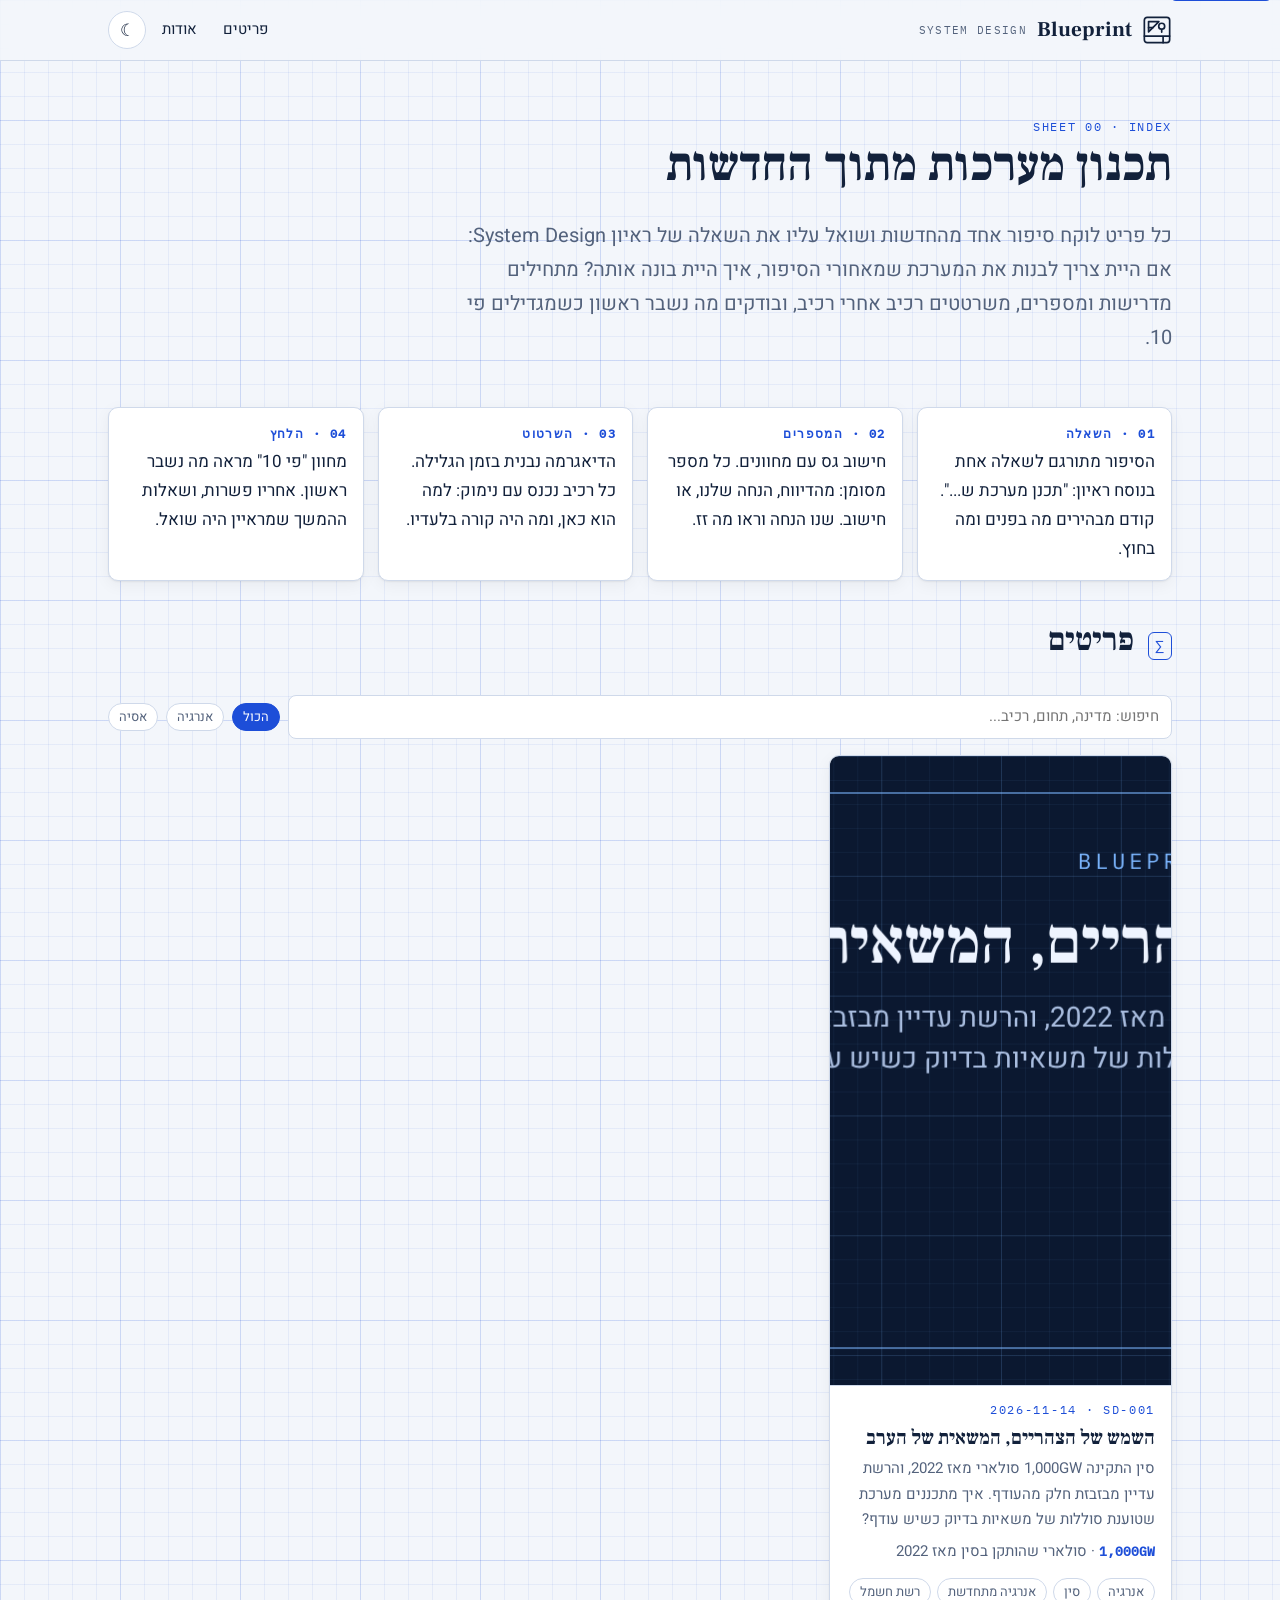
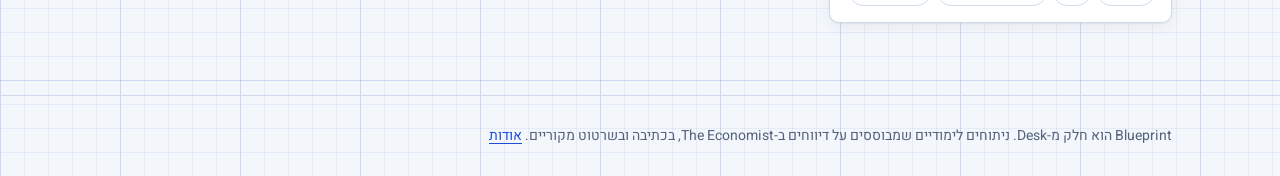
<file: index.html>
<!doctype html>
<html lang="he" dir="rtl">
<head>
<meta charset="utf-8">
<meta name="viewport" content="width=device-width,initial-scale=1">
<title>Blueprint · תכנון מערכות מתוך החדשות</title>
<meta name="description" content="כל פריט לוקח סיפור חדשותי והופך אותו לשאלת System Design בנוסח ראיון: דרישות, חישוב גס, API, ארכיטקטורה שנבנית בגלילה, ומה נשבר כשמגדילים פי 10.">
<meta property="og:type" content="website">
<meta property="og:title" content="Blueprint · תכנון מערכות מתוך החדשות">
<meta property="og:description" content="סיפור חדשותי אחד, שאלת System Design אחת, משרטטים עד הסוף.">
<meta property="og:image" content="assets/og.png">
<meta name="twitter:card" content="summary_large_image">
<link rel="icon" href="assets/favicon.svg" type="image/svg+xml">
<script>try{document.documentElement.dataset.theme=localStorage.getItem("desk-theme")||(matchMedia("(prefers-color-scheme: dark)").matches?"dark":"light")}catch(e){document.documentElement.dataset.theme="light"}</script>
<link rel="stylesheet" href="kit/kit.css">
<link rel="stylesheet" href="assets/site.css">
</head>
<body>
<a class="skip" href="#main">דילוג לתוכן</a>
<header class="site-head"><div class="wrap">
  <a class="brand" href="index.html"><svg class="brand-mark" viewBox="0 0 32 32" fill="none" stroke="currentColor" stroke-width="1.8" stroke-linecap="round" stroke-linejoin="round" aria-hidden="true"><rect x="2.5" y="2.5" width="27" height="27" rx="3"/><path d="M2.5 22.5h27M22.5 22.5v7"/><path d="M7 18 7 7h11z"/><circle cx="21" cy="12" r="3.2"/><path d="M21 15.2v3M7 13.5h4.5"/></svg>Blueprint <small>SYSTEM DESIGN</small></a>
  <nav class="site-nav"><a href="index.html#items">פריטים</a><a href="about.html">אודות</a><button class="theme-btn" type="button" aria-label="מצב תצוגה">☾</button></nav>
</div></header>

<main id="main" class="wrap">
  <section class="hero">
    <div class="kicker">SHEET 00 · INDEX</div>
    <h1>תכנון מערכות מתוך החדשות</h1>
    <p class="lede">כל פריט לוקח סיפור אחד מהחדשות ושואל עליו את השאלה של ראיון System Design: אם היית צריך לבנות את המערכת שמאחורי הסיפור, איך היית בונה אותה? מתחילים מדרישות ומספרים, משרטטים רכיב אחרי רכיב, ובודקים מה נשבר ראשון כשמגדילים פי 10.</p>
  </section>

  <section aria-labelledby="howto-h">
    <h2 id="howto-h" class="sr-only">איך לקרוא</h2>
    <div class="howto">
      <div class="card"><b>01 · השאלה</b>הסיפור מתורגם לשאלה אחת בנוסח ראיון: "תכנן מערכת ש...". קודם מבהירים מה בפנים ומה בחוץ.</div>
      <div class="card"><b>02 · המספרים</b>חישוב גס עם מחוונים. כל מספר מסומן: מהדיווח, הנחה שלנו, או חישוב. שנו הנחה וראו מה זז.</div>
      <div class="card"><b>03 · השרטוט</b>הדיאגרמה נבנית בזמן הגלילה. כל רכיב נכנס עם נימוק: למה הוא כאן, ומה היה קורה בלעדיו.</div>
      <div class="card"><b>04 · הלחץ</b>מחוון "פי 10" מראה מה נשבר ראשון. אחריו פשרות, ושאלות ההמשך שמראיין היה שואל.</div>
    </div>
  </section>

  <section id="items" class="sec" aria-labelledby="items-h">
    <div class="sec-head"><span class="sec-num">∑</span><h2 id="items-h">פריטים</h2></div>
    <div class="filters" role="group" aria-label="סינון">
      <input type="search" id="q" placeholder="חיפוש: מדינה, תחום, רכיב..." aria-label="חיפוש פריטים">
      <div id="chips" class="filters" style="margin:0"></div>
    </div>
    <div id="gallery" class="gallery" aria-live="polite"></div>
  </section>
</main>

<footer class="site-foot"><div class="wrap">Blueprint הוא חלק מ-Desk. ניתוחים לימודיים שמבוססים על דיווחים ב-The Economist, בכתיבה ובשרטוט מקוריים. <a href="about.html">אודות</a></div></footer>

<script src="items/data.js"></script>
<script src="kit/kit.js"></script>
<script src="assets/home.js"></script>
</body>
</html>
</file>
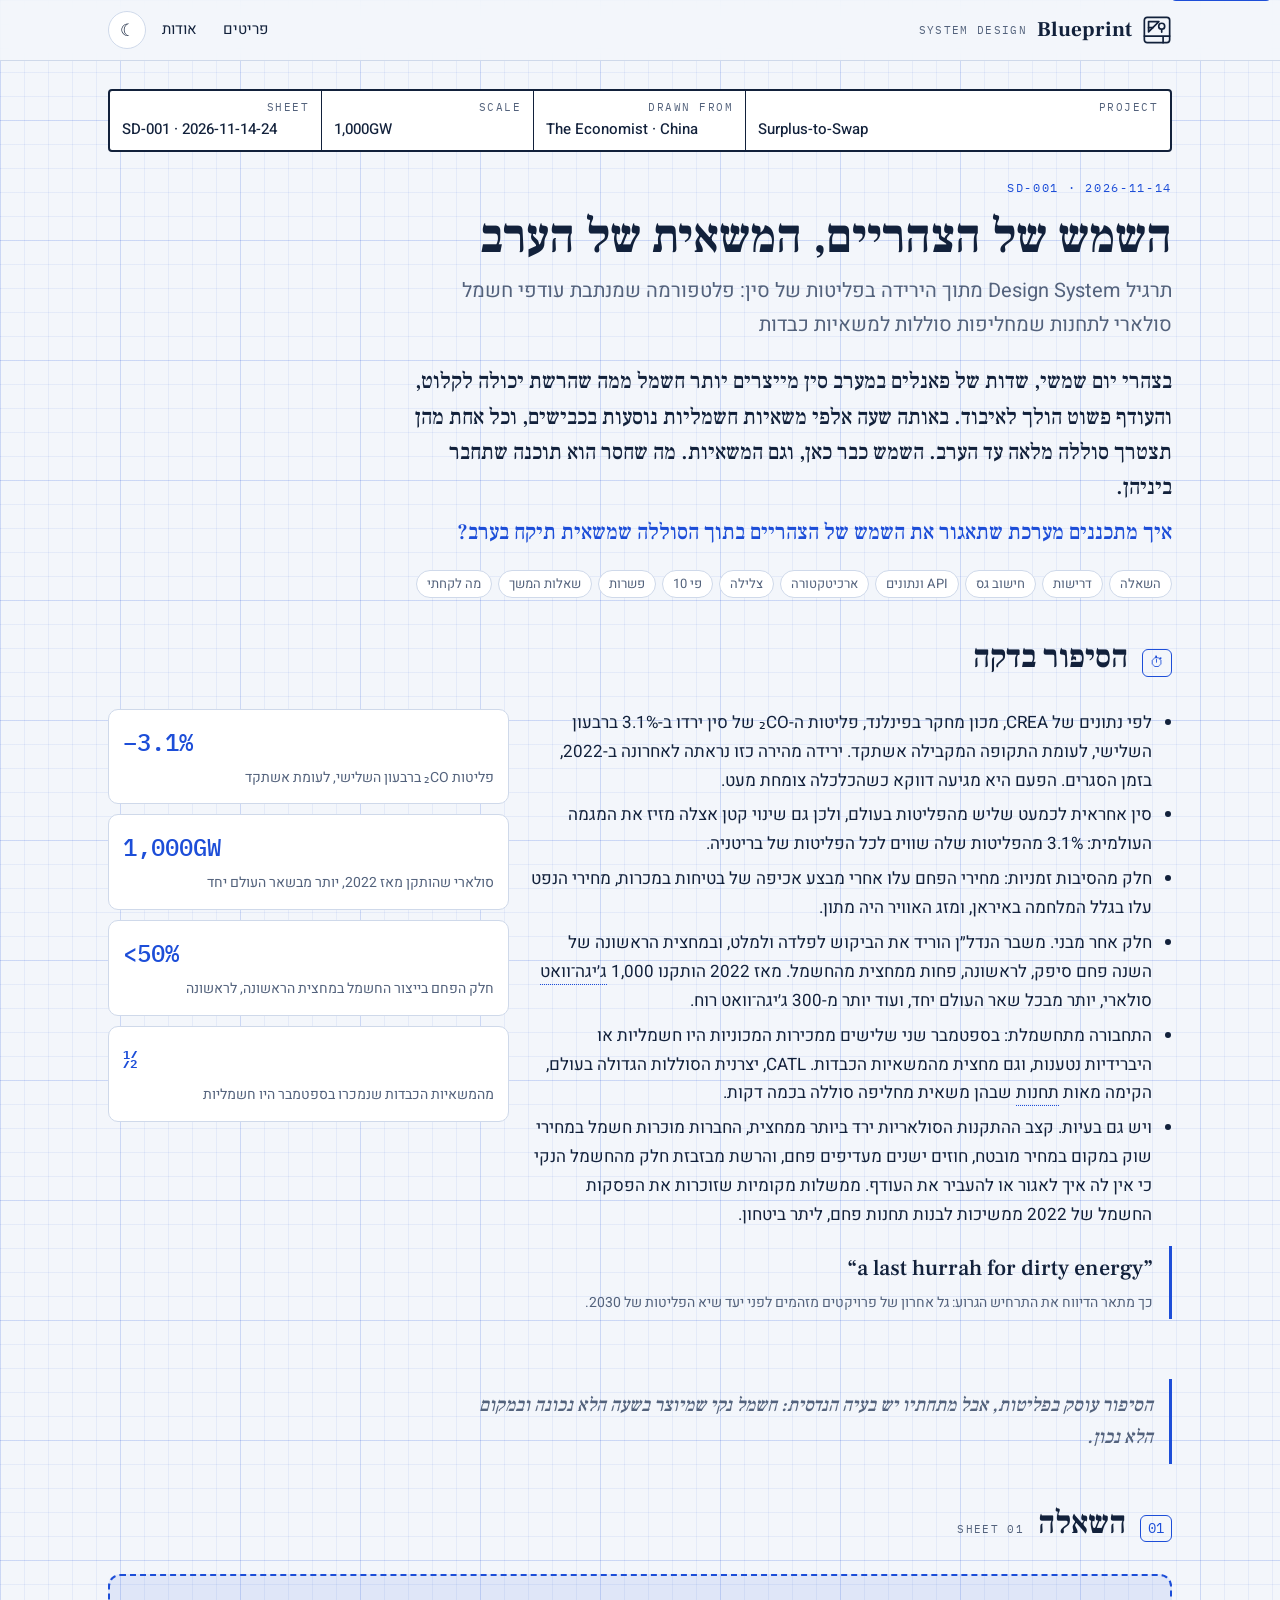
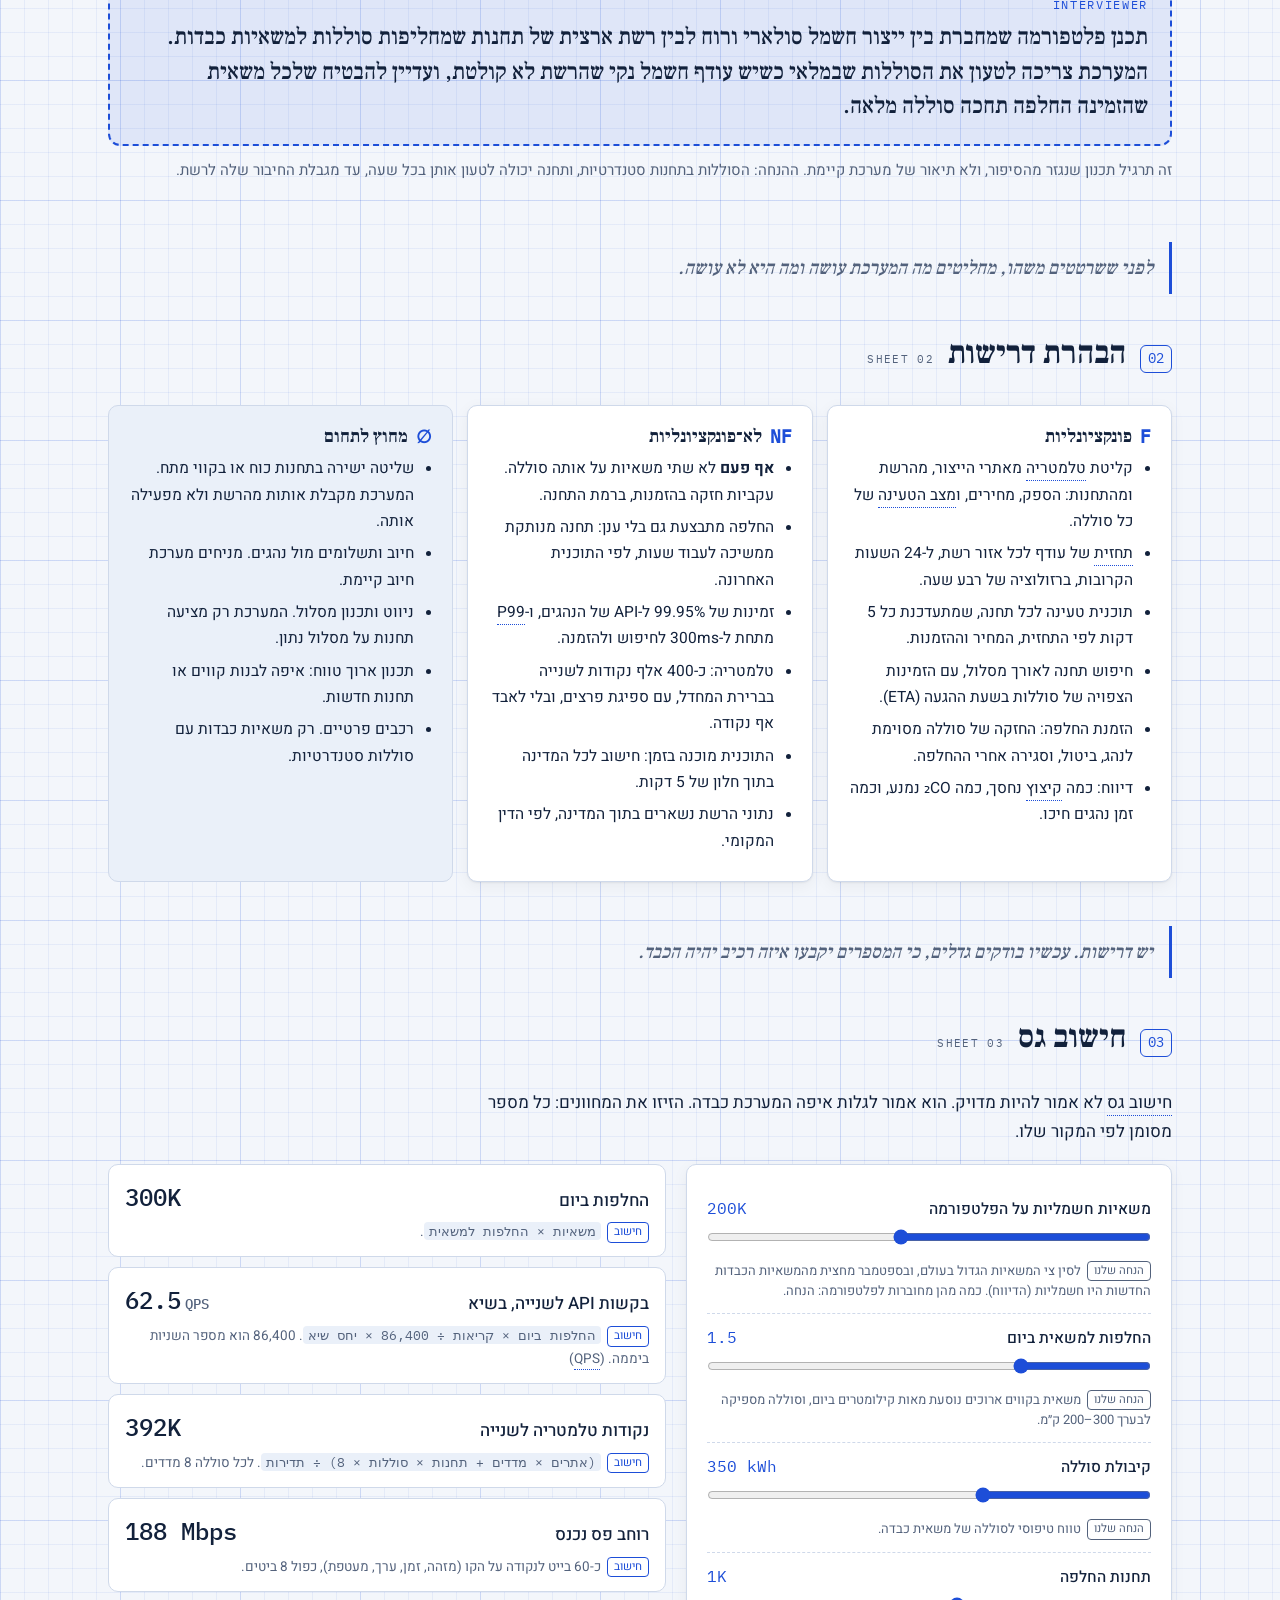
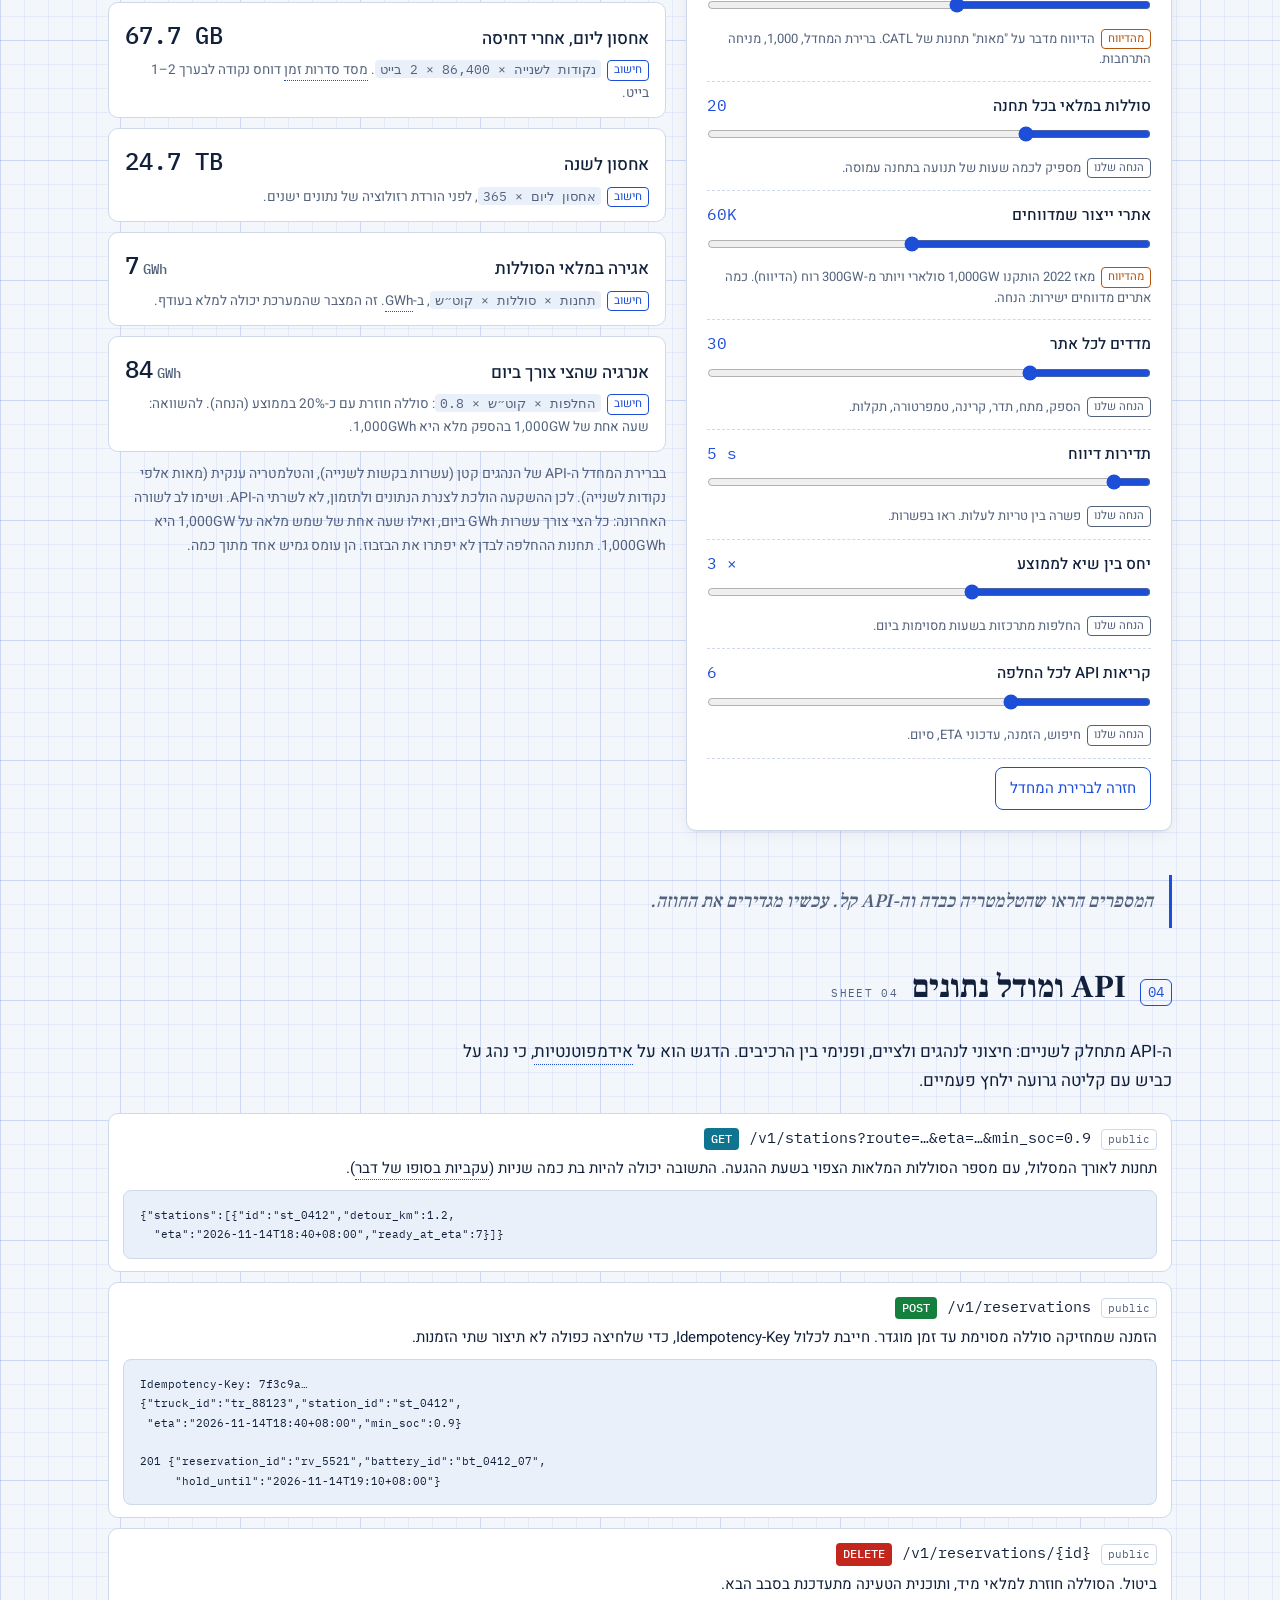
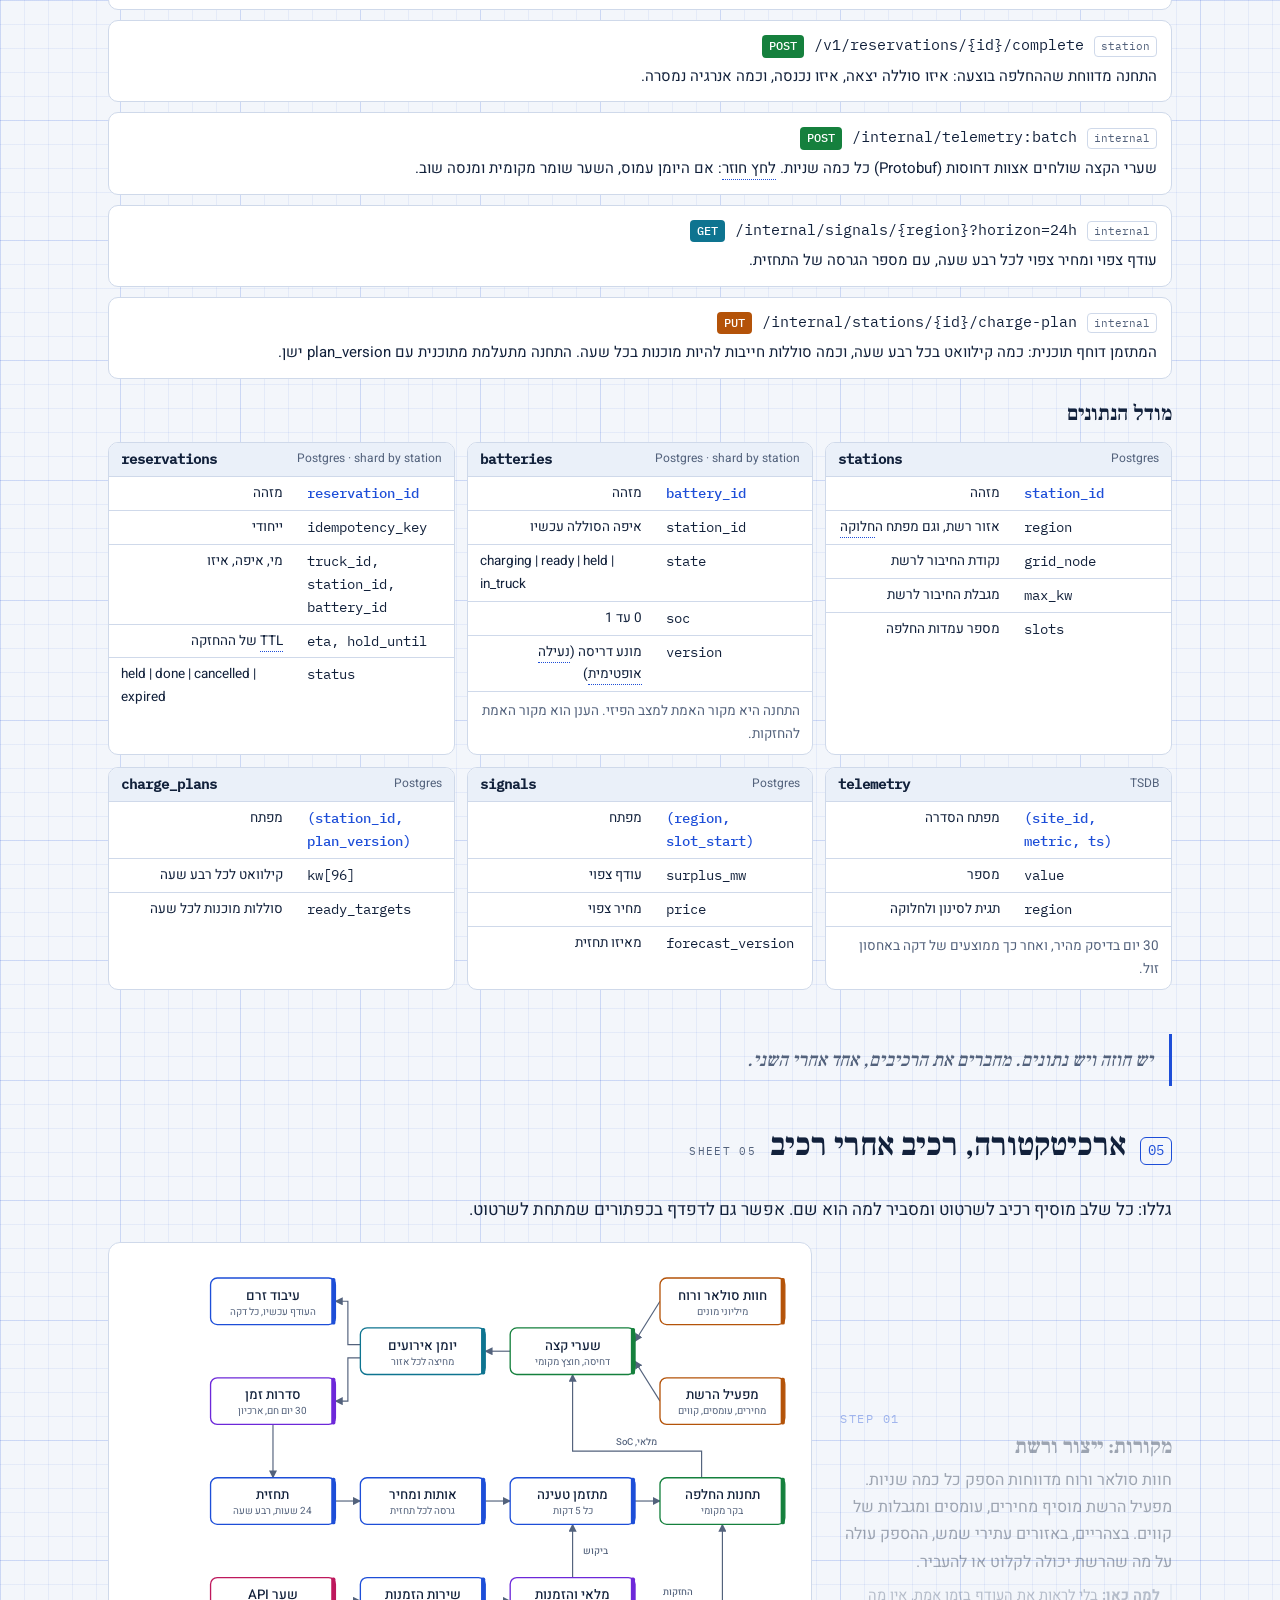
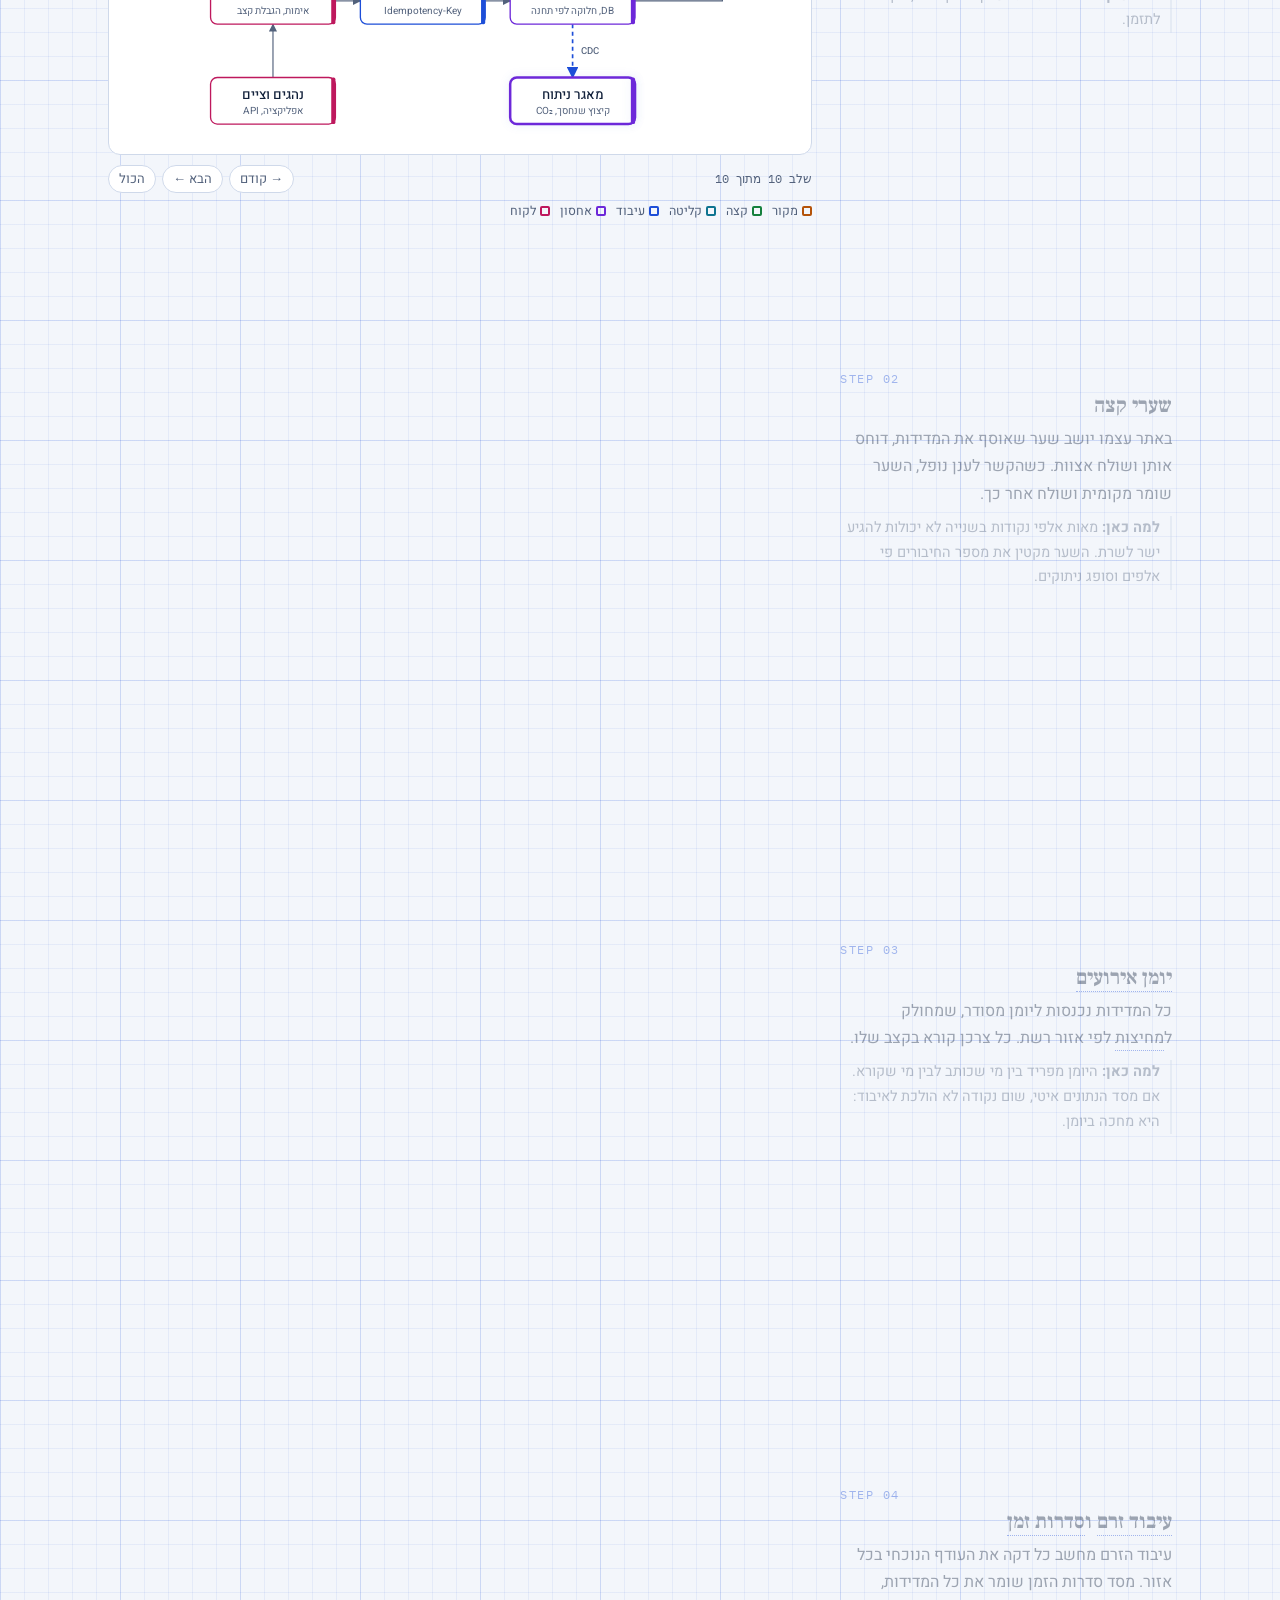
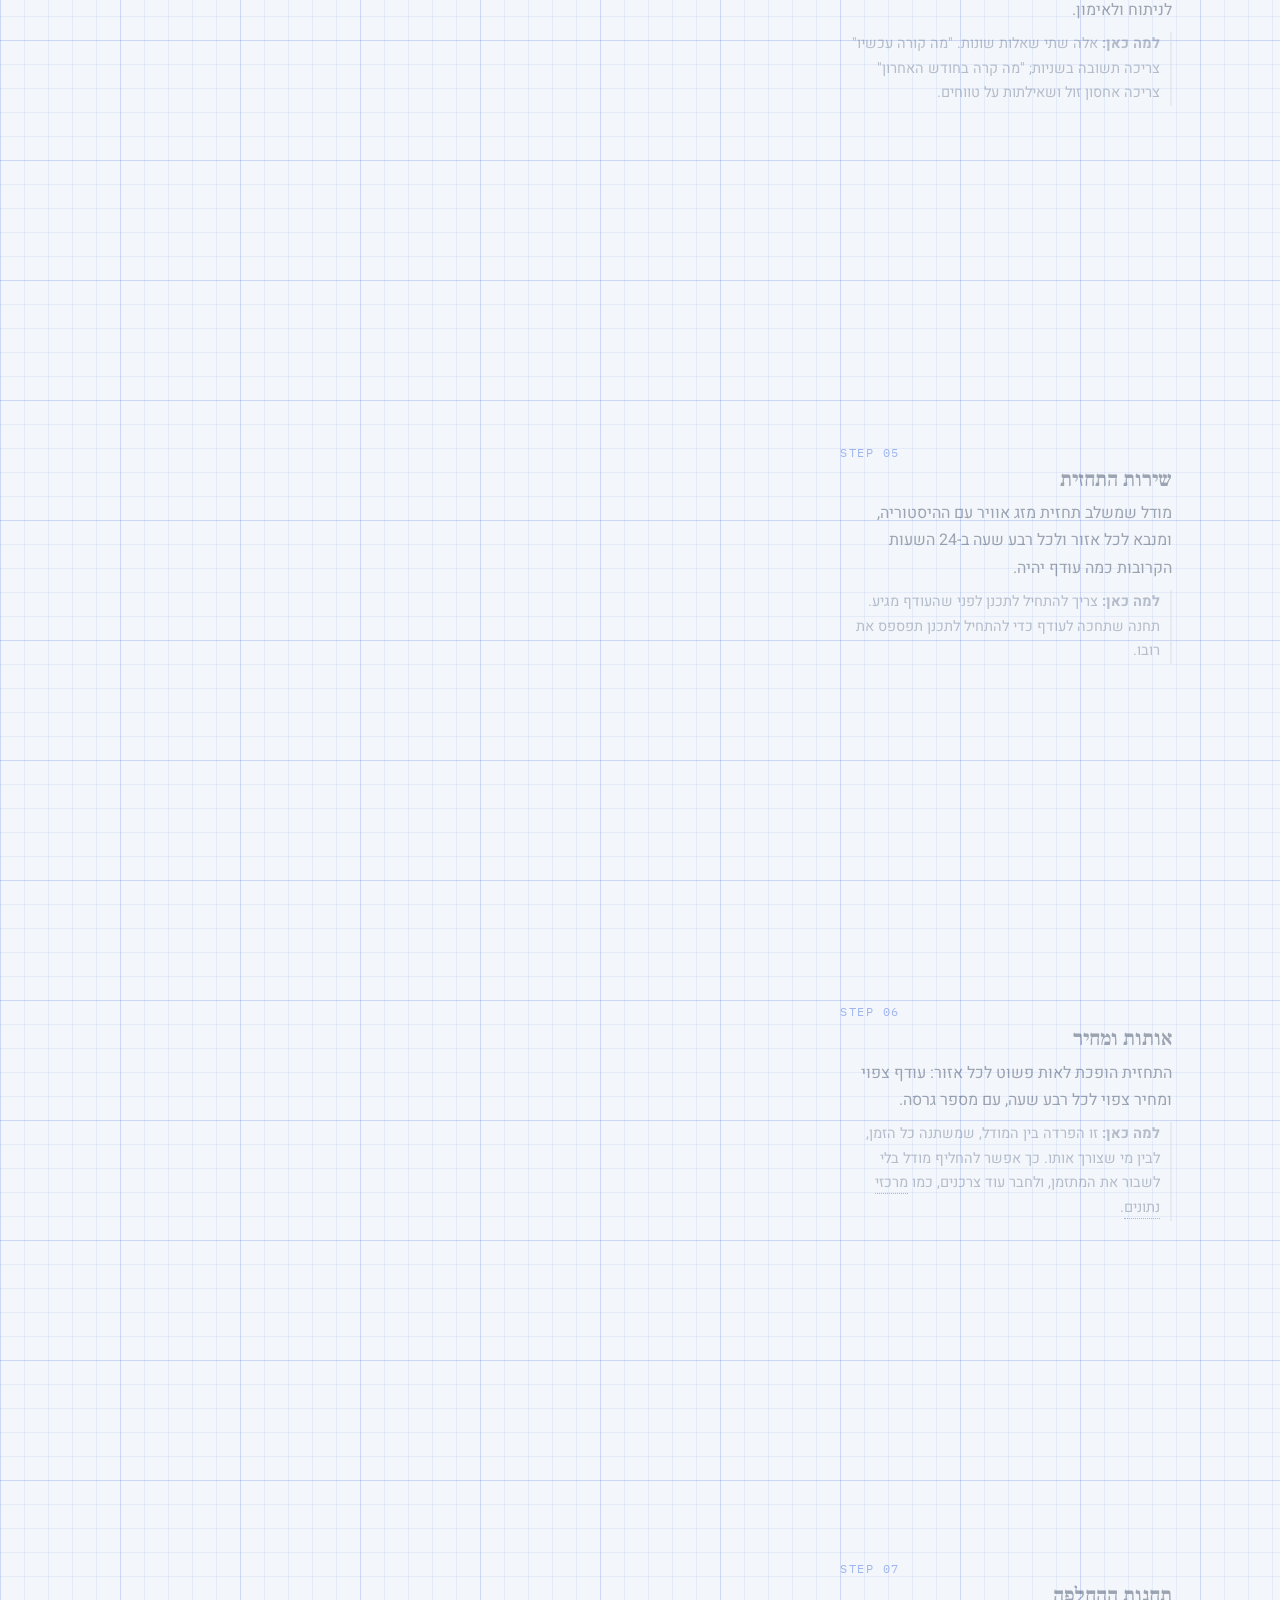
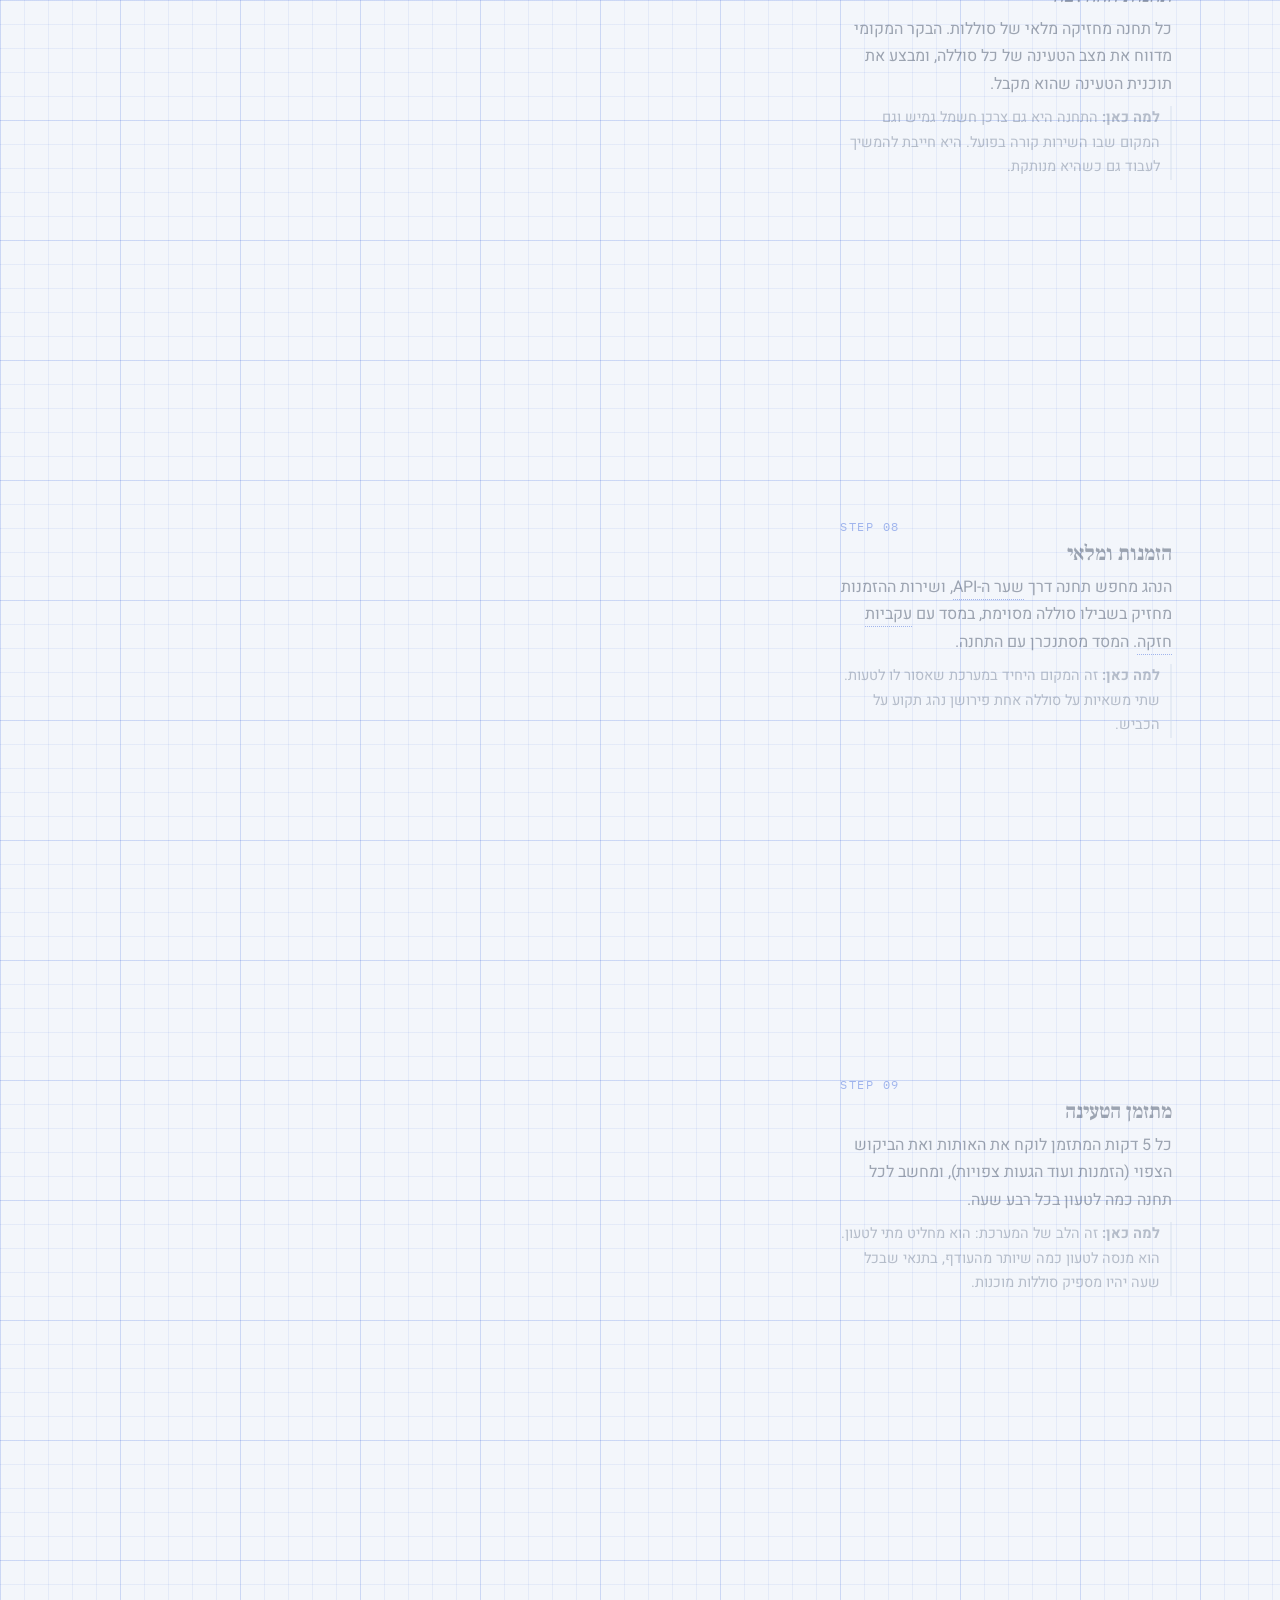
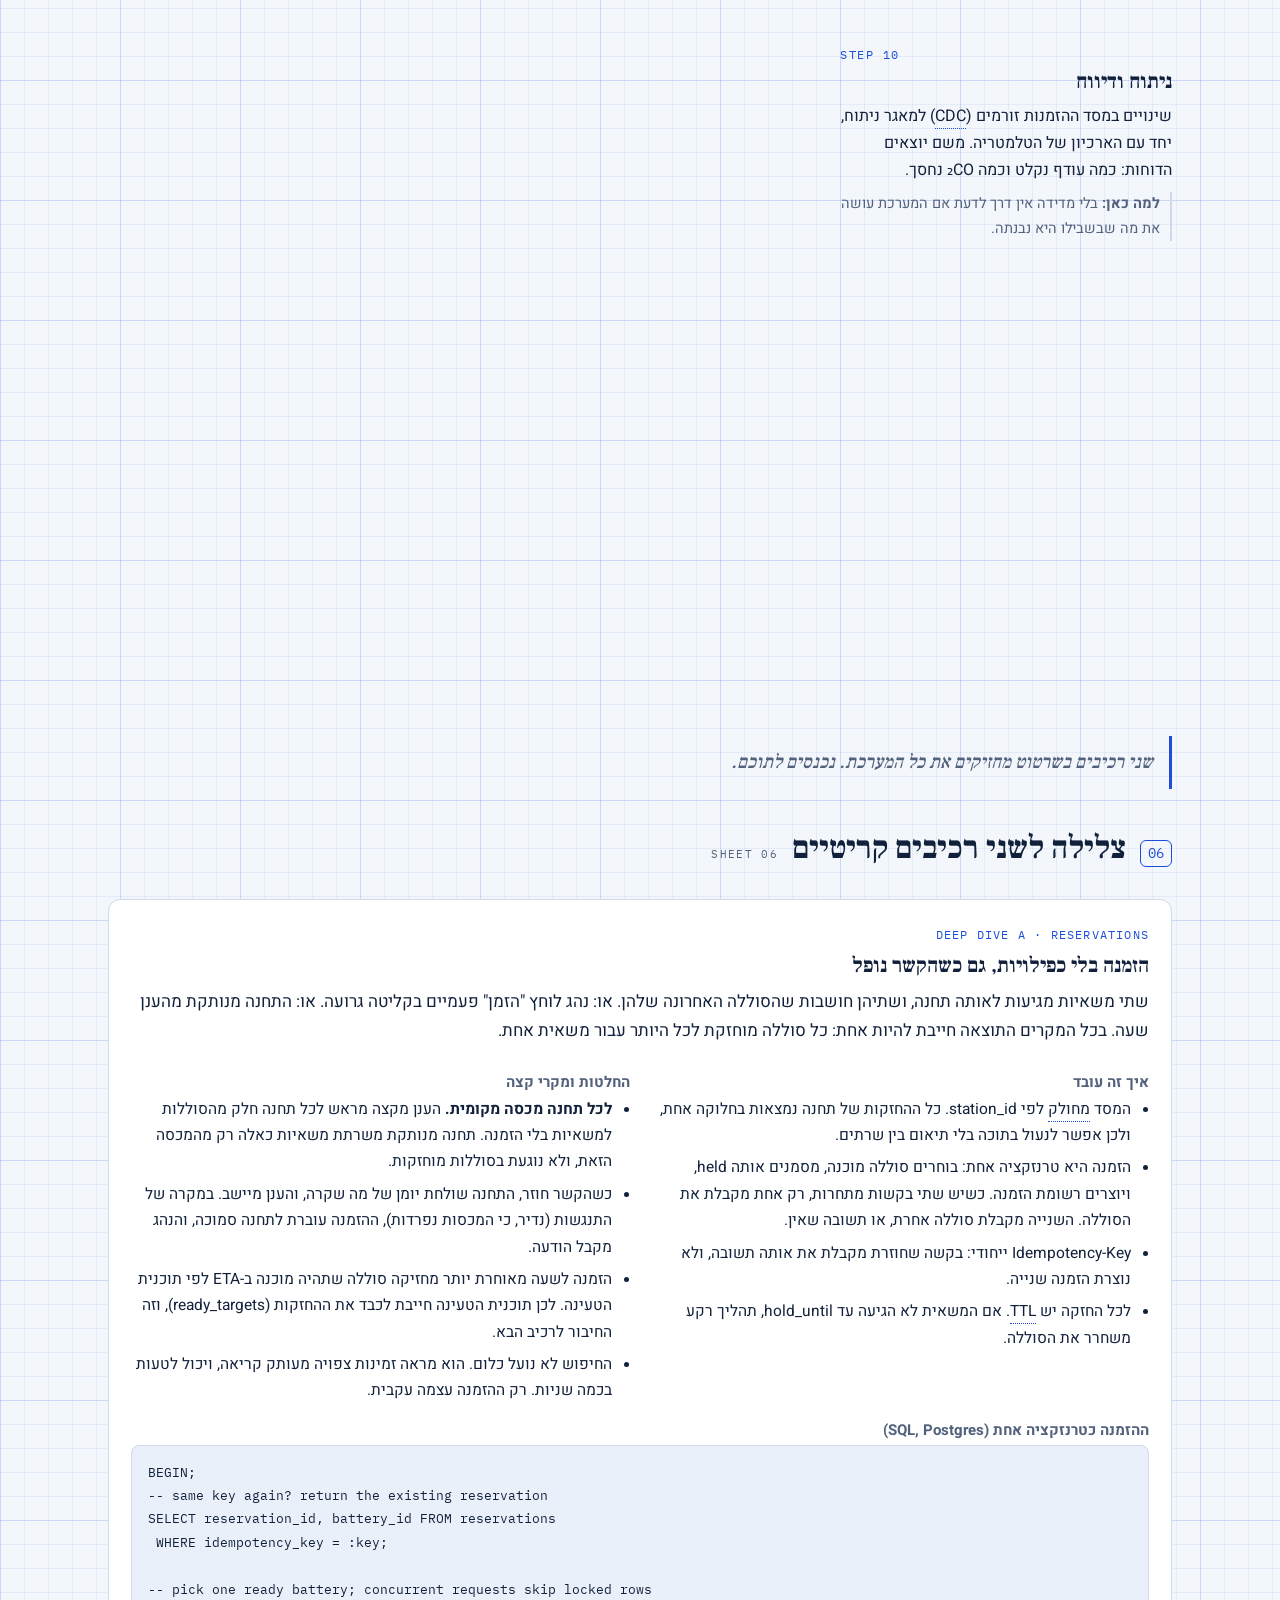
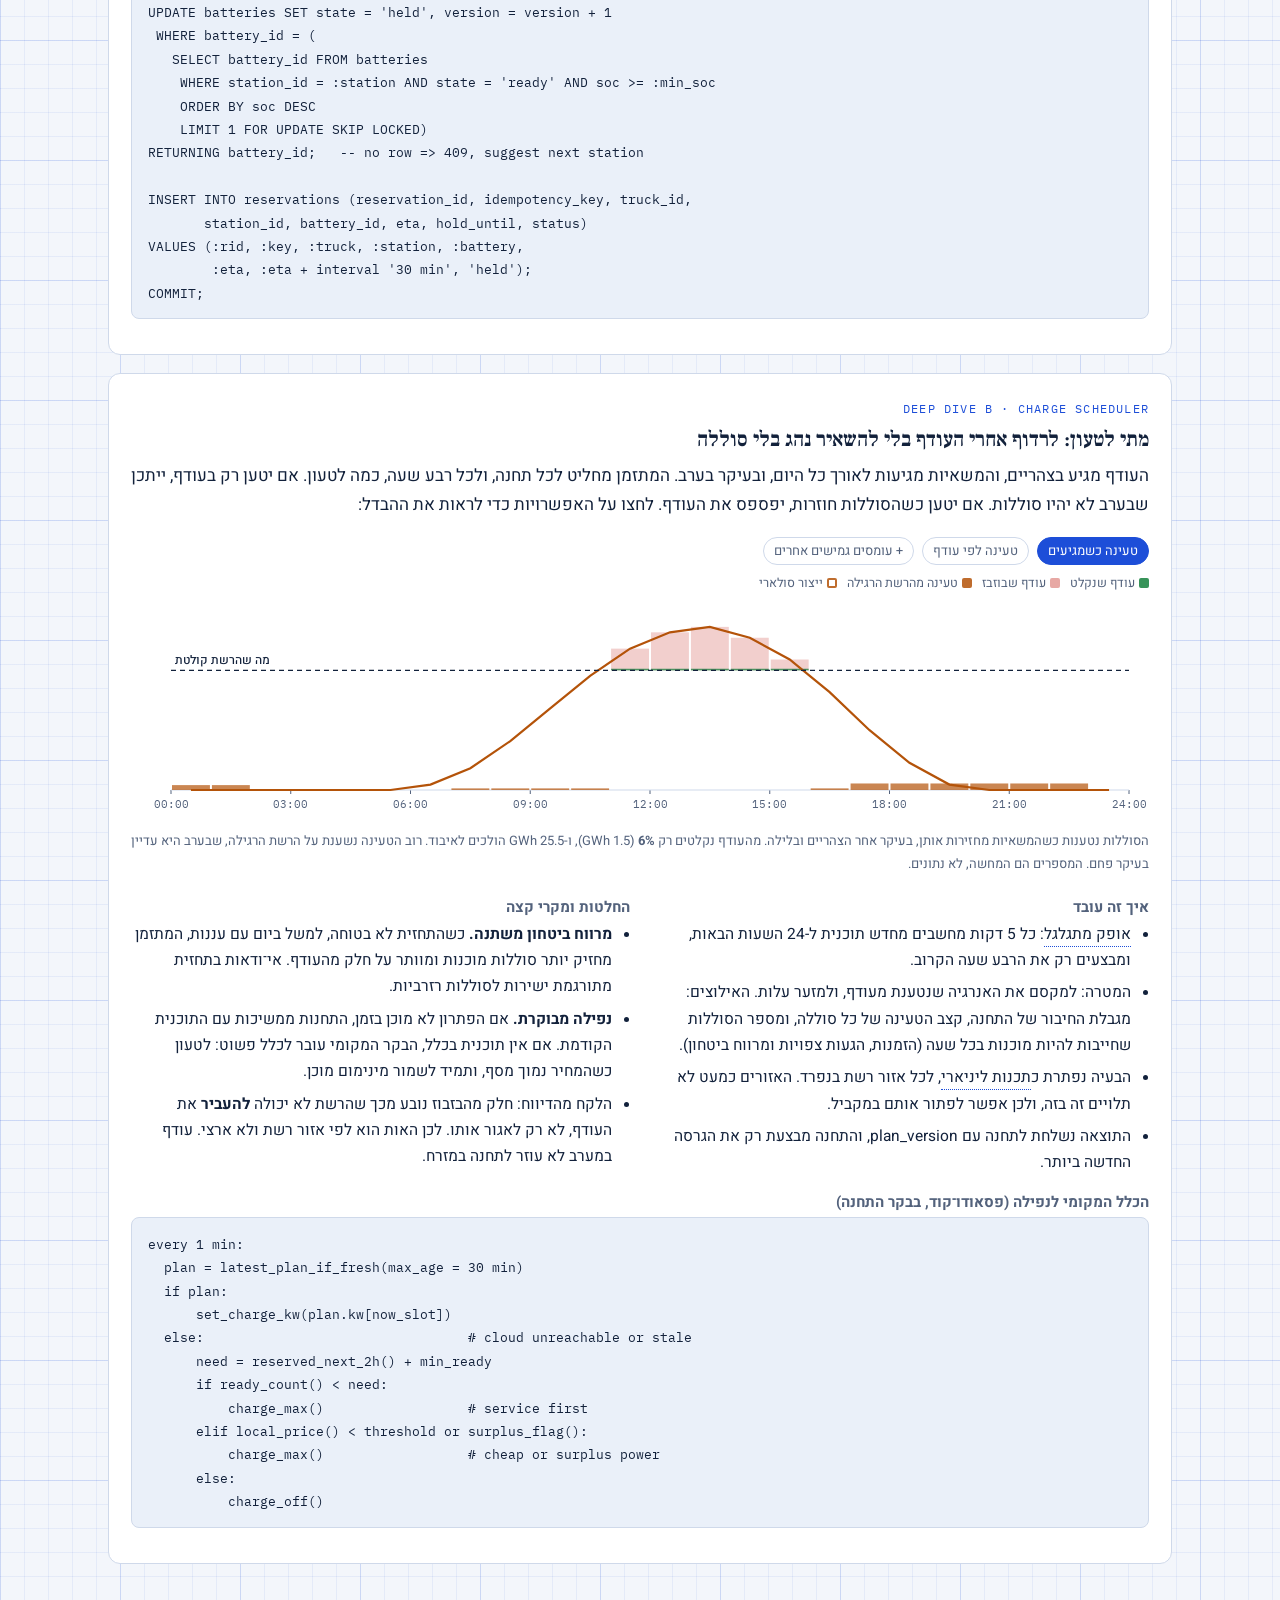
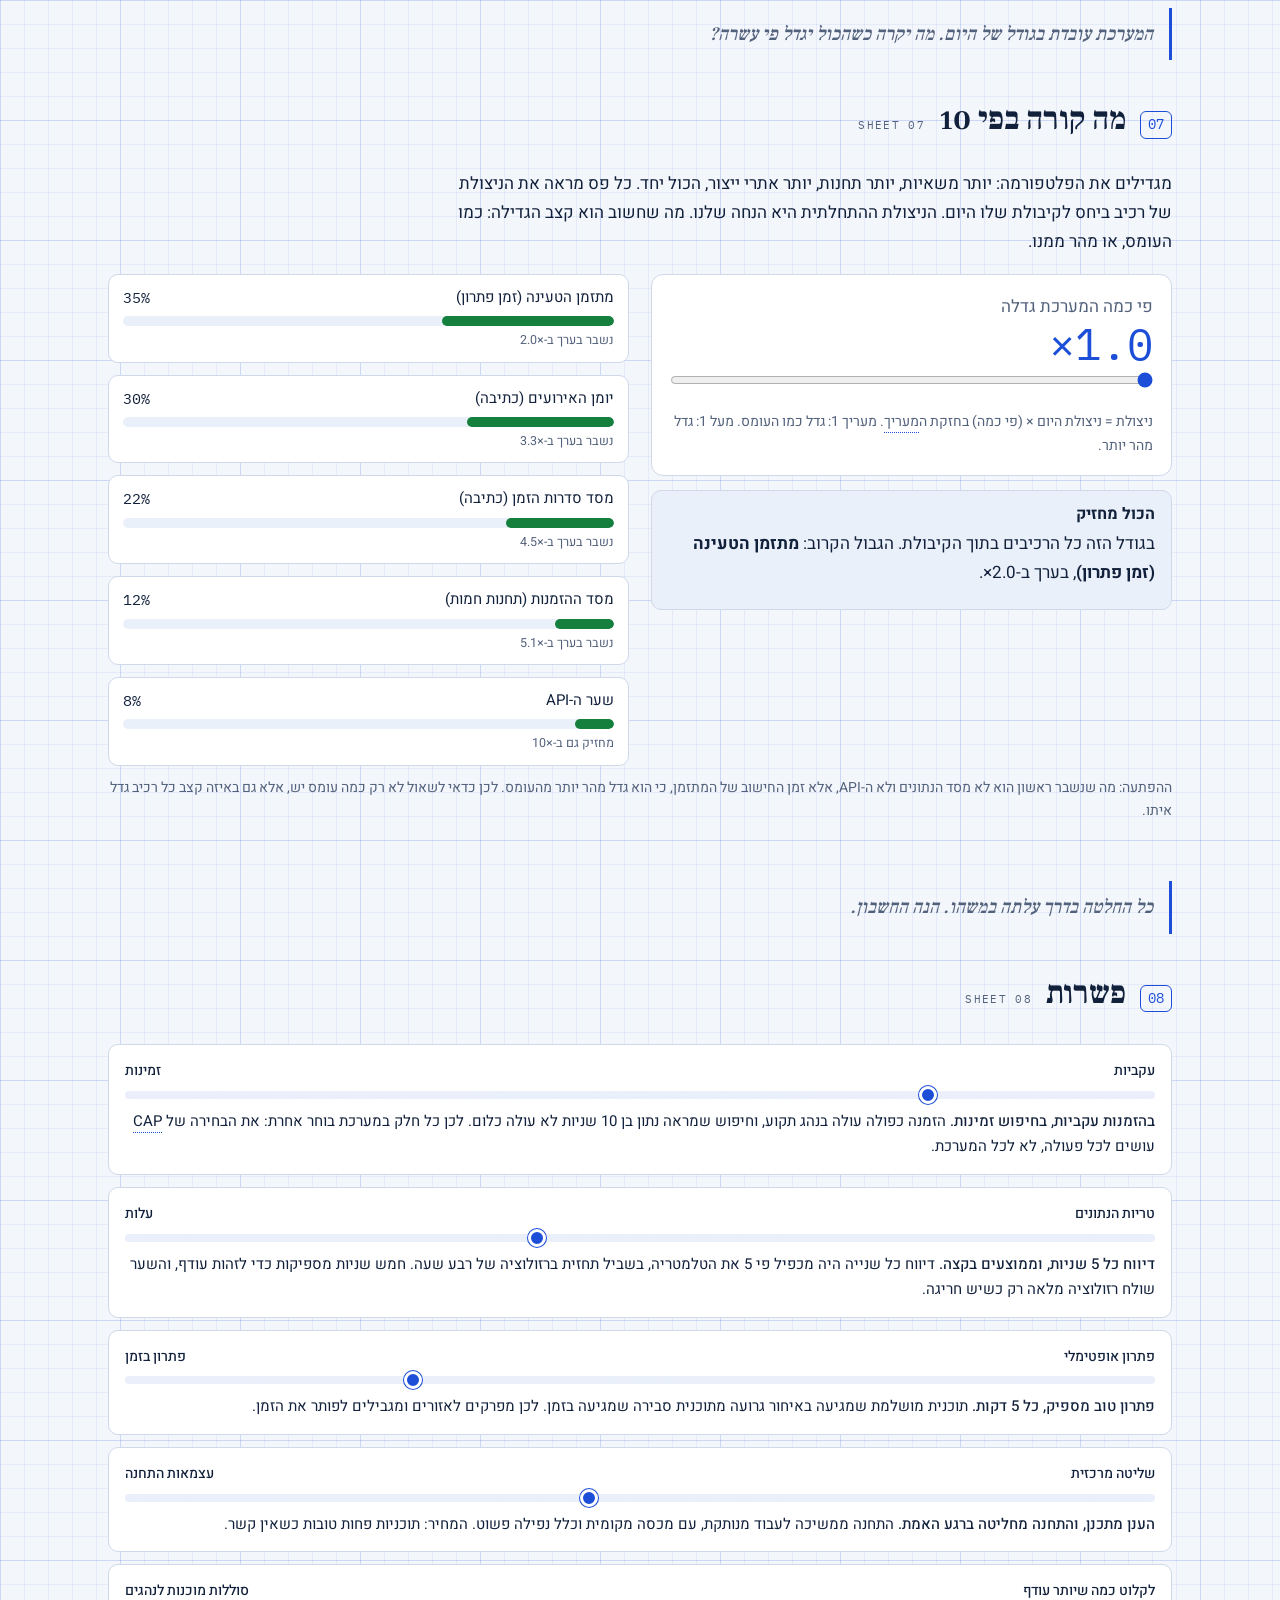
<file: items/2026-11-14-24/index.html>
<!doctype html>
<html lang="he" dir="rtl">
<head>
<meta charset="utf-8">
<meta name="viewport" content="width=device-width,initial-scale=1">
<!-- generated by tools/build_item.py from items/2026-11-14-24/item.json. Do not edit; edit the JSON and rebuild. -->
<title>השמש של הצהריים, המשאית של הערב · Blueprint</title>
<meta name="description" content="סין התקינה 1,000GW סולארי מאז 2022, והרשת עדיין מבזבזת חלק מהעודף. איך מתכננים מערכת שטוענת סוללות של משאיות בדיוק כשיש עודף?">
<meta property="og:type" content="article">
<meta property="og:title" content="השמש של הצהריים, המשאית של הערב">
<meta property="og:description" content="סין התקינה 1,000GW סולארי מאז 2022, והרשת עדיין מבזבזת חלק מהעודף. איך מתכננים מערכת שטוענת סוללות של משאיות בדיוק כשיש עודף?">
<meta property="og:image" content="og.png">
<meta name="twitter:card" content="summary_large_image">
<link rel="icon" href="../../assets/favicon.svg" type="image/svg+xml">
<script>try{document.documentElement.dataset.theme=localStorage.getItem("desk-theme")||(matchMedia("(prefers-color-scheme: dark)").matches?"dark":"light")}catch(e){document.documentElement.dataset.theme="light"}</script>
<link rel="stylesheet" href="../../kit/kit.css">
<link rel="stylesheet" href="../../assets/site.css">
</head>
<body>
<a class="skip" href="#main">דילוג לתוכן</a>
<header class="site-head"><div class="wrap">
  <a class="brand" href="../../index.html"><svg class="brand-mark" viewBox="0 0 32 32" fill="none" stroke="currentColor" stroke-width="1.8" stroke-linecap="round" stroke-linejoin="round" aria-hidden="true"><rect x="2.5" y="2.5" width="27" height="27" rx="3"/><path d="M2.5 22.5h27M22.5 22.5v7"/><path d="M7 18 7 7h11z"/><circle cx="21" cy="12" r="3.2"/><path d="M21 15.2v3M7 13.5h4.5"/></svg>Blueprint <small>SYSTEM DESIGN</small></a>
  <nav class="site-nav"><a href="../../index.html#items">פריטים</a><a href="../../about.html">אודות</a><button class="theme-btn" type="button" aria-label="מצב תצוגה">☾</button></nav>
</div></header>
<main id="main" class="wrap" data-item="2026-11-14-24"><noscript><p>העמוד הזה צריך JavaScript.</p></noscript></main>
<footer class="site-foot"><div class="wrap">Blueprint · Desk. ניתוח לימודי. המערכת המתוארת היא תרגיל תכנון, לא תיאור של מערכת קיימת. <a href="../../about.html">אודות</a></div></footer>
<script src="data.js"></script>
<script src="../../kit/kit.js"></script>
<script src="../../assets/item.js"></script>
</body>
</html>
</file>
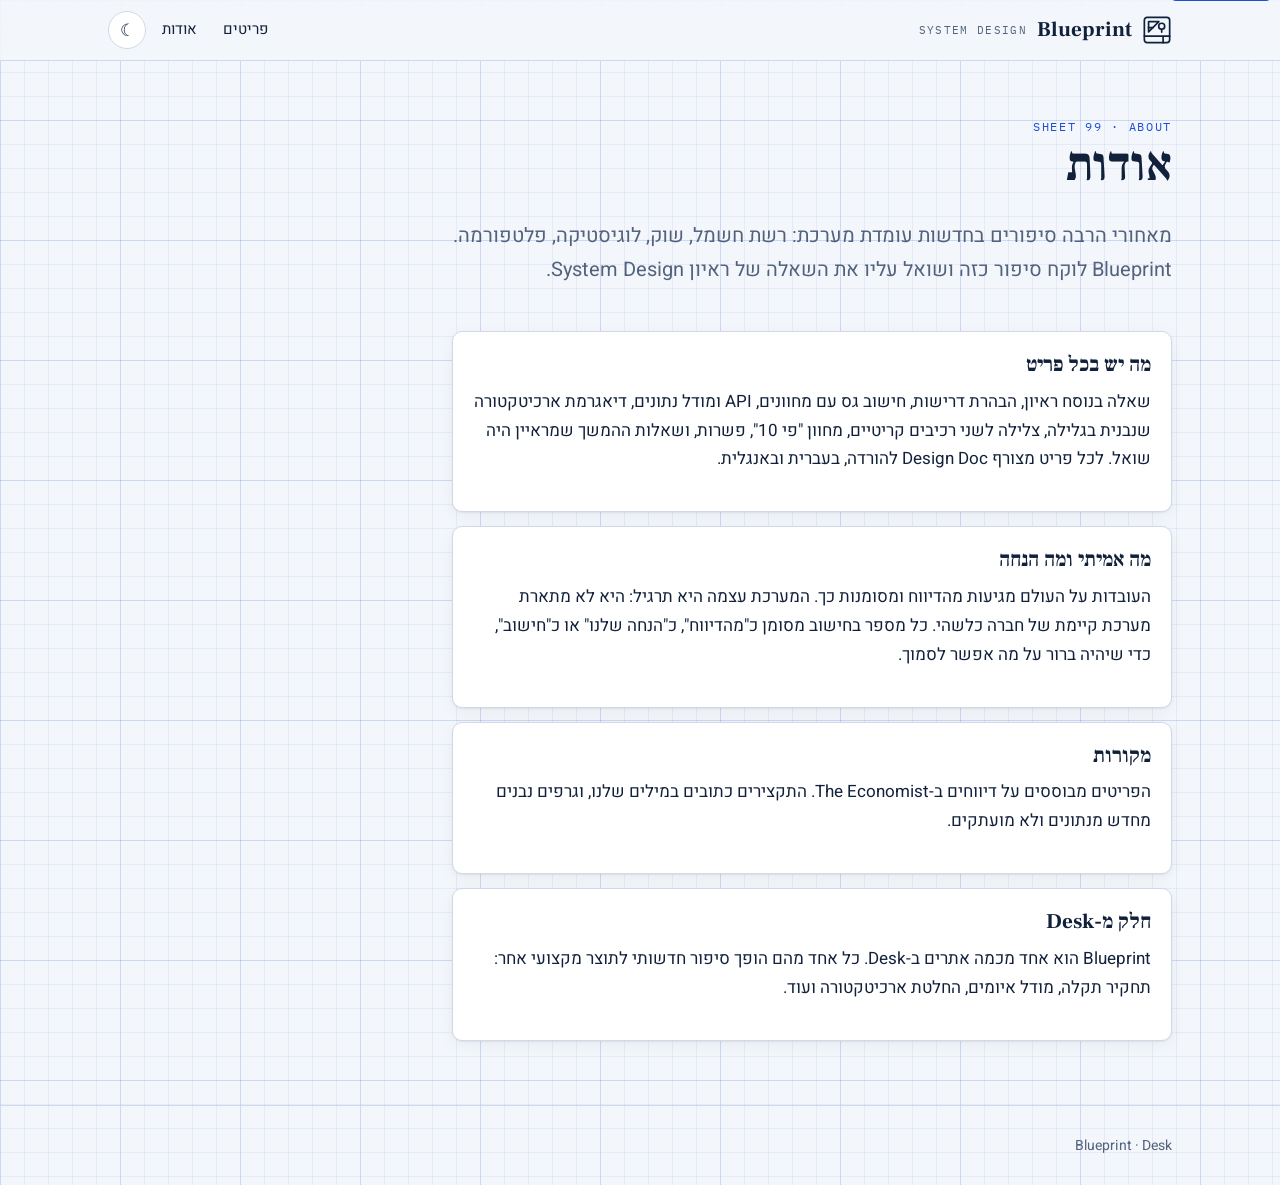
<file: about.html>
<!doctype html>
<html lang="he" dir="rtl">
<head>
<meta charset="utf-8">
<meta name="viewport" content="width=device-width,initial-scale=1">
<title>אודות · Blueprint</title>
<meta name="description" content="מה זה Blueprint ואיך בנויים הפריטים.">
<link rel="icon" href="assets/favicon.svg" type="image/svg+xml">
<script>try{document.documentElement.dataset.theme=localStorage.getItem("desk-theme")||(matchMedia("(prefers-color-scheme: dark)").matches?"dark":"light")}catch(e){document.documentElement.dataset.theme="light"}</script>
<link rel="stylesheet" href="kit/kit.css">
<link rel="stylesheet" href="assets/site.css">
</head>
<body>
<a class="skip" href="#main">דילוג לתוכן</a>
<header class="site-head"><div class="wrap">
  <a class="brand" href="index.html"><svg class="brand-mark" viewBox="0 0 32 32" fill="none" stroke="currentColor" stroke-width="1.8" stroke-linecap="round" stroke-linejoin="round" aria-hidden="true"><rect x="2.5" y="2.5" width="27" height="27" rx="3"/><path d="M2.5 22.5h27M22.5 22.5v7"/><path d="M7 18 7 7h11z"/><circle cx="21" cy="12" r="3.2"/><path d="M21 15.2v3M7 13.5h4.5"/></svg>Blueprint <small>SYSTEM DESIGN</small></a>
  <nav class="site-nav"><a href="index.html#items">פריטים</a><a href="about.html" aria-current="page">אודות</a><button class="theme-btn" type="button" aria-label="מצב תצוגה">☾</button></nav>
</div></header>
<main id="main" class="wrap about">
  <section class="hero text">
    <div class="kicker">SHEET 99 · ABOUT</div>
    <h1>אודות</h1>
    <p class="lede">מאחורי הרבה סיפורים בחדשות עומדת מערכת: רשת חשמל, שוק, לוגיסטיקה, פלטפורמה. Blueprint לוקח סיפור כזה ושואל עליו את השאלה של ראיון System Design.</p>
  </section>
  <div class="text">
    <div class="card"><h3>מה יש בכל פריט</h3><p>שאלה בנוסח ראיון, הבהרת דרישות, חישוב גס עם מחוונים, API ומודל נתונים, דיאגרמת ארכיטקטורה שנבנית בגלילה, צלילה לשני רכיבים קריטיים, מחוון "פי 10", פשרות, ושאלות ההמשך שמראיין היה שואל. לכל פריט מצורף Design Doc להורדה, בעברית ובאנגלית.</p></div>
    <div class="card"><h3>מה אמיתי ומה הנחה</h3><p>העובדות על העולם מגיעות מהדיווח ומסומנות כך. המערכת עצמה היא תרגיל: היא לא מתארת מערכת קיימת של חברה כלשהי. כל מספר בחישוב מסומן כ"מהדיווח", כ"הנחה שלנו" או כ"חישוב", כדי שיהיה ברור על מה אפשר לסמוך.</p></div>
    <div class="card"><h3>מקורות</h3><p>הפריטים מבוססים על דיווחים ב-The Economist. התקצירים כתובים במילים שלנו, וגרפים נבנים מחדש מנתונים ולא מועתקים.</p></div>
    <div class="card"><h3>חלק מ-Desk</h3><p>Blueprint הוא אחד מכמה אתרים ב-Desk. כל אחד מהם הופך סיפור חדשותי לתוצר מקצועי אחר: תחקיר תקלה, מודל איומים, החלטת ארכיטקטורה ועוד.</p></div>
  </div>
</main>
<footer class="site-foot"><div class="wrap">Blueprint · Desk</div></footer>
<script src="kit/kit.js"></script>
<script>Desk.goat("blueprint");</script>
</body>
</html>
</file>
<file: kit/kit.css>
/* Desk kit v2 — shared base for all Desk sites.
   RTL Hebrew, light/dark, term popovers, bridges, cards. Sites layer their identity on top
   by overriding the tokens below in assets/site.css. */

/* ---------- fonts (local, no CDN) ---------- */
@font-face{font-family:"Heebo";font-weight:400;font-display:swap;src:url(fonts/heebo-hebrew-400-normal.woff2) format("woff2");unicode-range:U+0307-0308,U+0590-05FF,U+200C-2010,U+20AA,U+25CC,U+FB1D-FB4F}
@font-face{font-family:"Heebo";font-weight:400;font-display:swap;src:url(fonts/heebo-latin-400-normal.woff2) format("woff2");unicode-range:U+0000-00FF,U+0131,U+0152-0153,U+02BB-02BC,U+02C6,U+02DA,U+02DC,U+2000-206F,U+2074,U+20AC,U+2122,U+2191,U+2193,U+2212,U+2215,U+FEFF,U+FFFD}
@font-face{font-family:"Heebo";font-weight:500;font-display:swap;src:url(fonts/heebo-hebrew-500-normal.woff2) format("woff2");unicode-range:U+0307-0308,U+0590-05FF,U+200C-2010,U+20AA,U+25CC,U+FB1D-FB4F}
@font-face{font-family:"Heebo";font-weight:500;font-display:swap;src:url(fonts/heebo-latin-500-normal.woff2) format("woff2");unicode-range:U+0000-00FF,U+0131,U+0152-0153,U+02BB-02BC,U+02C6,U+02DA,U+02DC,U+2000-206F,U+2074,U+20AC,U+2122,U+2191,U+2193,U+2212,U+2215,U+FEFF,U+FFFD}
@font-face{font-family:"Heebo";font-weight:700;font-display:swap;src:url(fonts/heebo-hebrew-700-normal.woff2) format("woff2");unicode-range:U+0307-0308,U+0590-05FF,U+200C-2010,U+20AA,U+25CC,U+FB1D-FB4F}
@font-face{font-family:"Heebo";font-weight:700;font-display:swap;src:url(fonts/heebo-latin-700-normal.woff2) format("woff2");unicode-range:U+0000-00FF,U+0131,U+0152-0153,U+02BB-02BC,U+02C6,U+02DA,U+02DC,U+2000-206F,U+2074,U+20AC,U+2122,U+2191,U+2193,U+2212,U+2215,U+FEFF,U+FFFD}
@font-face{font-family:"Frank Ruhl Libre";font-weight:500;font-display:swap;src:url(fonts/frank-ruhl-libre-hebrew-500-normal.woff2) format("woff2");unicode-range:U+0307-0308,U+0590-05FF,U+200C-2010,U+20AA,U+25CC,U+FB1D-FB4F}
@font-face{font-family:"Frank Ruhl Libre";font-weight:500;font-display:swap;src:url(fonts/frank-ruhl-libre-latin-500-normal.woff2) format("woff2");unicode-range:U+0000-00FF,U+0131,U+0152-0153,U+02BB-02BC,U+02C6,U+02DA,U+02DC,U+2000-206F,U+2074,U+20AC,U+2122,U+2191,U+2193,U+2212,U+2215,U+FEFF,U+FFFD}
@font-face{font-family:"Frank Ruhl Libre";font-weight:700;font-display:swap;src:url(fonts/frank-ruhl-libre-hebrew-700-normal.woff2) format("woff2");unicode-range:U+0307-0308,U+0590-05FF,U+200C-2010,U+20AA,U+25CC,U+FB1D-FB4F}
@font-face{font-family:"Frank Ruhl Libre";font-weight:700;font-display:swap;src:url(fonts/frank-ruhl-libre-latin-700-normal.woff2) format("woff2");unicode-range:U+0000-00FF,U+0131,U+0152-0153,U+02BB-02BC,U+02C6,U+02DA,U+02DC,U+2000-206F,U+2074,U+20AC,U+2122,U+2191,U+2193,U+2212,U+2215,U+FEFF,U+FFFD}
@font-face{font-family:"IBM Plex Mono";font-weight:400;font-display:swap;src:url(fonts/ibm-plex-mono-latin-400-normal.woff2) format("woff2")}
@font-face{font-family:"IBM Plex Mono";font-weight:500;font-display:swap;src:url(fonts/ibm-plex-mono-latin-500-normal.woff2) format("woff2")}

/* ---------- tokens ---------- */
:root{
  --f-head:"Frank Ruhl Libre","David",serif;
  --f-body:"Heebo","Arial",sans-serif;
  --f-mono:"IBM Plex Mono",ui-monospace,"Consolas",monospace;
  --bg:#f7f7f5; --surface:#ffffff; --surface-2:#f0f0ec; --ink:#17181a; --muted:#5c6068;
  --line:#dcdcd6; --accent:#1f4fd1; --accent-ink:#ffffff; --accent-soft:rgba(31,79,209,.10);
  --good:#15803d; --warn:#b45309; --bad:#b42318;
  --radius:10px; --shadow:0 1px 2px rgba(0,0,0,.06),0 4px 16px rgba(0,0,0,.05);
  --w:1120px; --w-text:720px; --gap:clamp(16px,3vw,28px);
  color-scheme:light;
}
:root[data-theme="dark"]{
  --bg:#111316; --surface:#191c21; --surface-2:#20242a; --ink:#eceef2; --muted:#a3a9b4;
  --line:#2e333b; --accent:#7fb2ff; --accent-ink:#0b1220; --accent-soft:rgba(127,178,255,.14);
  --good:#4ade80; --warn:#fbbf24; --bad:#ff7b6e;
  --shadow:0 1px 2px rgba(0,0,0,.4),0 4px 18px rgba(0,0,0,.3);
  color-scheme:dark;
}

/* ---------- base ---------- */
*,*::before,*::after{box-sizing:border-box}
html{-webkit-text-size-adjust:100%;scroll-behavior:smooth}
@media (prefers-reduced-motion:reduce){html{scroll-behavior:auto}*{animation:none!important;transition:none!important}}
body{margin:0;background:var(--bg);color:var(--ink);font-family:var(--f-body);font-size:17px;line-height:1.7;overflow-x:hidden}
img,svg{max-width:100%}
a{color:var(--accent);text-underline-offset:3px}
h1,h2,h3,h4{font-family:var(--f-head);font-weight:700;line-height:1.2;margin:0 0 .5em}
h1{font-size:clamp(30px,5vw,48px)} h2{font-size:clamp(24px,3.4vw,32px)} h3{font-size:21px}
p{margin:0 0 1em}
code,kbd,pre,.mono{font-family:var(--f-mono);font-size:.88em}
pre{direction:ltr;text-align:left;background:var(--surface-2);border:1px solid var(--line);border-radius:8px;padding:14px 16px;overflow-x:auto;line-height:1.55;margin:0 0 1em}
bdi{unicode-bidi:isolate}
:focus-visible{outline:2px solid var(--accent);outline-offset:2px;border-radius:4px}
.wrap{max-width:var(--w);margin:0 auto;padding:0 var(--gap)}
.text{max-width:var(--w-text)}
.muted{color:var(--muted)}
.sr-only{position:absolute;width:1px;height:1px;overflow:hidden;clip:rect(0 0 0 0);white-space:nowrap}
.skip{position:absolute;top:-40px;right:8px;background:var(--accent);color:var(--accent-ink);padding:6px 12px;border-radius:6px;z-index:100}
.skip:focus{top:8px}

/* ---------- header / footer ---------- */
.site-head{position:sticky;top:0;z-index:40;background:color-mix(in srgb,var(--bg) 88%,transparent);backdrop-filter:blur(8px);border-bottom:1px solid var(--line)}
.site-head .wrap{display:flex;align-items:center;gap:16px;height:60px}
.brand{display:flex;align-items:center;gap:10px;text-decoration:none;color:var(--ink);font-family:var(--f-head);font-weight:700;font-size:21px}
.brand small{font-family:var(--f-mono);font-size:11px;letter-spacing:.12em;color:var(--muted);font-weight:400}
.site-nav{margin-inline-start:auto;display:flex;gap:6px;align-items:center}
.site-nav a{color:var(--ink);text-decoration:none;padding:6px 10px;border-radius:8px;font-size:15px}
.site-nav a:hover{background:var(--surface-2)}
.theme-btn{border:1px solid var(--line);background:var(--surface);color:var(--ink);width:38px;height:38px;border-radius:50%;cursor:pointer;display:grid;place-items:center;font-size:17px}
.site-foot{border-top:1px solid var(--line);margin-top:64px;padding:28px 0;color:var(--muted);font-size:14px}
@media (max-width:560px){.brand small{display:none}.site-nav a{padding:6px 7px;font-size:14px}}

/* ---------- cards / chips / buttons ---------- */
.card{background:var(--surface);border:1px solid var(--line);border-radius:var(--radius);padding:20px;box-shadow:var(--shadow)}
.grid{display:grid;gap:16px}
.chip{display:inline-flex;align-items:center;gap:6px;border:1px solid var(--line);border-radius:999px;padding:2px 10px;font-size:13px;color:var(--muted);background:var(--surface)}
.chip.on,.chip[aria-pressed="true"]{background:var(--accent);color:var(--accent-ink);border-color:var(--accent)}
button.chip{cursor:pointer;font:inherit;font-size:13px}
.btn{display:inline-flex;align-items:center;gap:8px;border:1px solid var(--accent);background:var(--accent);color:var(--accent-ink);border-radius:8px;padding:8px 14px;font:inherit;font-size:15px;cursor:pointer;text-decoration:none}
.btn.ghost{background:transparent;color:var(--accent)}
.kicker{font-family:var(--f-mono);font-size:12px;letter-spacing:.14em;text-transform:uppercase;color:var(--accent)}

/* ---------- sections & bridges ---------- */
.sec{padding:40px 0 8px;scroll-margin-top:72px}
.sec-head{display:flex;align-items:baseline;gap:14px;margin-bottom:16px}
.sec-num{font-family:var(--f-mono);font-size:14px;color:var(--accent);border:1px solid var(--accent);border-radius:6px;padding:1px 7px}
.bridge{max-width:var(--w-text);margin:36px 0 0;padding:10px 16px;border-inline-start:3px solid var(--accent);color:var(--muted);font-style:italic;font-family:var(--f-head);font-size:19px}

/* ---------- terms (popover glossary) ---------- */
.term{border-bottom:1.5px dotted var(--accent);cursor:help;color:inherit}
.term:hover,.term[aria-expanded="true"]{background:var(--accent-soft);border-radius:3px}
.term-pop{position:absolute;z-index:80;max-width:min(360px,calc(100vw - 24px));background:var(--surface);color:var(--ink);border:1px solid var(--line);border-radius:10px;box-shadow:0 10px 40px rgba(0,0,0,.22);padding:14px 16px;font-size:15px;line-height:1.6}
.term-pop h4{font-family:var(--f-body);font-size:15px;margin:0 0 6px;display:flex;justify-content:space-between;gap:10px}
.term-pop .ex{margin-top:8px;padding-top:8px;border-top:1px dashed var(--line);color:var(--muted)}
.term-pop .ex b{color:var(--ink)}
.term-pop button{border:0;background:none;color:var(--muted);cursor:pointer;font-size:18px;line-height:1}

/* ---------- details / tables ---------- */
details{border:1px solid var(--line);border-radius:10px;background:var(--surface);margin:0 0 10px}
details>summary{cursor:pointer;padding:12px 16px;font-weight:500;list-style:none;display:flex;gap:10px;align-items:baseline}
details>summary::-webkit-details-marker{display:none}
details>summary::before{content:"+";font-family:var(--f-mono);color:var(--accent);width:1em;flex:none}
details[open]>summary::before{content:"−"}
details>.body{padding:0 16px 14px 16px}
.tbl{width:100%;border-collapse:collapse;font-size:15px}
.tbl th,.tbl td{text-align:start;padding:8px 10px;border-bottom:1px solid var(--line);vertical-align:top}
.tbl th{font-weight:500;color:var(--muted);font-size:13px}
.tbl-wrap{overflow-x:auto}

/* ---------- range inputs ---------- */
input[type=range]{width:100%;accent-color:var(--accent);height:28px;margin:0}

/* ---------- quote / source ---------- */
.pull{font-family:var(--f-head);font-size:22px;border-inline-start:3px solid var(--accent);padding:4px 16px;margin:16px 0}
.pull cite{display:block;font-family:var(--f-body);font-size:14px;color:var(--muted);font-style:normal;margin-top:4px}
.source{font-size:14px;color:var(--muted);border-top:1px solid var(--line);padding-top:14px;margin-top:28px}
</file>
<file: assets/site.css>
/* Blueprint: System Design from the headlines. Identity layer over kit v2.
   Motif: drafting sheet. Grid paper, a title block like an engineering drawing, numbered sheets. */
:root{
  --bg:#f3f6fb; --surface:#ffffff; --surface-2:#eaf0f9; --ink:#12213b; --muted:#53627c;
  --line:#cfd9ea; --accent:#1d4ed8; --accent-ink:#fff; --accent-soft:rgba(29,78,216,.09);
  --grid:rgba(29,78,216,.07); --grid-major:rgba(29,78,216,.12);
  --c-source:#b45309; --c-ingest:#0e7490; --c-store:#6d28d9; --c-compute:#1d4ed8; --c-edge:#15803d; --c-client:#be185d;
  --good:#15803d; --warn:#b45309; --bad:#c2261d;
}
:root[data-theme="dark"]{
  --bg:#0b1830; --surface:#10203d; --surface-2:#152a4d; --ink:#e7efff; --muted:#9fb2d4;
  --line:#264066; --accent:#7cb6ff; --accent-ink:#06142b; --accent-soft:rgba(124,182,255,.14);
  --grid:rgba(124,182,255,.06); --grid-major:rgba(124,182,255,.11);
  --c-source:#fbbf24; --c-ingest:#5eead4; --c-store:#c4b5fd; --c-compute:#7cb6ff; --c-edge:#4ade80; --c-client:#f9a8d4;
  --good:#4ade80; --warn:#fbbf24; --bad:#ff8a80;
}
body{
  background-color:var(--bg);
  background-image:
    linear-gradient(var(--grid-major) 1px,transparent 1px),linear-gradient(90deg,var(--grid-major) 1px,transparent 1px),
    linear-gradient(var(--grid) 1px,transparent 1px),linear-gradient(90deg,var(--grid) 1px,transparent 1px);
  background-size:120px 120px,120px 120px,24px 24px,24px 24px;
}
.brand-mark{width:30px;height:30px;flex:none}
.brand small{direction:ltr}

/* ---------- home ---------- */
.hero{padding:56px 0 24px}
.hero h1{max-width:820px}
.hero .lede{font-size:20px;max-width:720px;color:var(--muted)}
.howto{display:grid;grid-template-columns:repeat(auto-fit,minmax(220px,1fr));gap:14px;margin:8px 0 0}
.howto .card{padding:16px}
.howto b{display:block;font-family:var(--f-mono);font-size:12px;letter-spacing:.12em;color:var(--accent);margin-bottom:4px}
.filters{display:flex;flex-wrap:wrap;gap:8px;align-items:center;margin:20px 0 16px}
.filters input[type=search]{flex:1 1 220px;min-width:0;border:1px solid var(--line);background:var(--surface);color:var(--ink);border-radius:8px;padding:8px 12px;font:inherit;font-size:15px}
.gallery{display:grid;grid-template-columns:repeat(auto-fill,minmax(300px,1fr));gap:18px}
.item-card{display:flex;flex-direction:column;text-decoration:none;color:var(--ink);background:var(--surface);border:1px solid var(--line);border-radius:var(--radius);overflow:hidden;box-shadow:var(--shadow);transition:transform .15s}
.item-card:hover{transform:translateY(-2px)}
.item-card img{display:block;width:100%;aspect-ratio:1200/630;object-fit:cover;border-bottom:1px solid var(--line)}
.item-card .b{padding:14px 16px 16px;display:flex;flex-direction:column;gap:6px;flex:1}
.item-card h3{margin:0;font-size:20px}
.item-card p{margin:0;color:var(--muted);font-size:15px}
.item-card .meta{display:flex;flex-wrap:wrap;gap:6px;margin-top:auto;padding-top:8px}
.empty{padding:30px;text-align:center;color:var(--muted)}

/* ---------- title block (top of item) ---------- */
.titleblock{margin:28px 0 8px;border:2px solid var(--ink);border-radius:4px;background:var(--surface);display:grid;grid-template-columns:2fr 1fr 1fr 1fr}
.titleblock>div{padding:8px 12px;border-inline-start:1px solid var(--ink);min-width:0}
.titleblock>div:first-child{border-inline-start:0}
.titleblock .k{font-family:var(--f-mono);font-size:10.5px;letter-spacing:.14em;color:var(--muted);text-transform:uppercase;direction:ltr;text-align:right}
.titleblock .v{font-size:15px;font-weight:500;overflow-wrap:anywhere}
@media (max-width:760px){.titleblock{grid-template-columns:1fr 1fr}.titleblock>div:nth-child(3){border-inline-start:0}.titleblock>div:nth-child(n+3){border-top:1px solid var(--ink)}}
.item-hero{padding:18px 0 0}
.item-hero h1{margin:10px 0 8px}
.item-hero .sub{font-size:20px;color:var(--muted);max-width:760px}
.trailer{font-family:var(--f-head);font-size:22px;line-height:1.6;max-width:760px;margin:22px 0 0}
.trailer .q{display:block;margin-top:10px;color:var(--accent)}
.toc{display:flex;flex-wrap:wrap;gap:6px;margin:20px 0 0}
.toc a{font-size:13px;text-decoration:none;border:1px solid var(--line);border-radius:999px;padding:2px 10px;color:var(--muted);background:var(--surface)}
.toc a:hover{color:var(--accent);border-color:var(--accent)}
.sheet-tag{font-family:var(--f-mono);font-size:11px;color:var(--muted);letter-spacing:.12em;margin-inline-start:auto;direction:ltr}

/* ---------- minute ---------- */
.minute{display:grid;grid-template-columns:1.6fr 1fr;gap:22px;align-items:start}
.minute ul{margin:0;padding-inline-start:20px}
.minute li{margin-bottom:6px}
.facts{display:grid;gap:10px}
.fact{background:var(--surface);border:1px solid var(--line);border-radius:10px;padding:12px 14px}
.fact b{display:block;font-family:var(--f-mono);font-size:24px;font-weight:500;color:var(--accent)}
.fact span{font-size:14px;color:var(--muted)}
@media (max-width:820px){.minute{grid-template-columns:1fr}}

/* ---------- prompt ---------- */
.prompt{border:2px dashed var(--accent);border-radius:12px;padding:20px 22px;background:var(--accent-soft);font-family:var(--f-head);font-size:23px;line-height:1.5}
.prompt .who{display:block;font-family:var(--f-mono);font-size:12px;letter-spacing:.14em;color:var(--accent);margin-bottom:6px;direction:ltr;text-align:right}
.prompt-notes{margin-top:12px;color:var(--muted);font-size:15px}

/* ---------- requirements ---------- */
.reqs{display:grid;grid-template-columns:repeat(3,1fr);gap:14px}
.reqs .card h3{font-size:18px;display:flex;gap:8px;align-items:center}
.reqs ul{margin:0;padding-inline-start:18px;font-size:15.5px}
.reqs li{margin-bottom:6px}
.reqs .out{background:var(--surface-2);box-shadow:none}
.reqs .num{font-family:var(--f-mono);color:var(--accent)}
@media (max-width:900px){.reqs{grid-template-columns:1fr}}

/* ---------- back-of-envelope calculator ---------- */
.calc{display:grid;grid-template-columns:minmax(0,1fr) minmax(0,1.15fr);gap:20px;align-items:start}
.calc-in{position:sticky;top:76px}
.slider{padding:10px 0 12px;border-bottom:1px dashed var(--line)}
.slider:last-child{border-bottom:0}
.slider .row{display:flex;justify-content:space-between;align-items:baseline;gap:10px}
.slider label{font-weight:500;font-size:15.5px}
.slider output{font-family:var(--f-mono);font-size:16px;color:var(--accent);white-space:nowrap}
.slider .src{font-size:13px;color:var(--muted);line-height:1.5}
.badge{display:inline-block;font-family:var(--f-body);font-size:11.5px;border-radius:4px;padding:0 6px;margin-inline-end:6px;border:1px solid currentColor;line-height:1.6;vertical-align:1px}
.badge.report{color:var(--c-source)} .badge.assume{color:var(--muted)} .badge.calc{color:var(--accent)}
.calc-out{display:grid;gap:10px}
.outcard{background:var(--surface);border:1px solid var(--line);border-radius:10px;padding:12px 16px;transition:border-color .2s}
.outcard.flash{border-color:var(--accent)}
.outcard .top{display:flex;justify-content:space-between;align-items:baseline;gap:12px;flex-wrap:wrap}
.outcard .lbl{font-weight:500}
.outcard .val{font-family:var(--f-mono);font-size:24px;color:var(--ink);font-weight:500;direction:ltr}
.outcard .val small{font-size:14px;color:var(--muted);margin-inline-start:4px}
.outcard .how{font-size:13.5px;color:var(--muted);margin-top:4px}
.outcard .how code{font-size:12.5px;background:var(--surface-2);padding:1px 5px;border-radius:4px}
.calc-reset{margin-top:8px}
.calc-note{font-size:14px;color:var(--muted);margin-top:10px}
@media (max-width:900px){.calc{grid-template-columns:1fr}.calc-in{position:static}}

/* ---------- API & data ---------- */
.api{display:grid;gap:10px}
.ep{background:var(--surface);border:1px solid var(--line);border-radius:10px;padding:12px 14px}
.ep .sig{display:flex;gap:10px;align-items:baseline;flex-wrap:wrap;direction:ltr;justify-content:flex-end}
.ep .m{font-family:var(--f-mono);font-size:12px;font-weight:500;border-radius:4px;padding:1px 7px;color:#fff}
.m-GET{background:#0e7490}.m-POST{background:#15803d}.m-PUT{background:#b45309}.m-DELETE{background:#c2261d}
.ep .p{font-family:var(--f-mono);font-size:14.5px;overflow-wrap:anywhere}
.ep .scope{font-family:var(--f-mono);font-size:11px;color:var(--muted);border:1px solid var(--line);border-radius:4px;padding:0 6px}
.ep .d{margin:6px 0 0;font-size:15px}
.ep pre{margin:8px 0 0;font-size:12.5px}
.models{display:grid;grid-template-columns:repeat(auto-fit,minmax(min(100%,320px),1fr));gap:12px;margin-top:16px}
.model{background:var(--surface);border:1px solid var(--line);border-radius:10px;overflow:hidden}
.model h4{margin:0;padding:8px 12px;background:var(--surface-2);font-family:var(--f-mono);font-size:14px;direction:ltr;text-align:left;display:flex;justify-content:space-between;gap:8px}
.model h4 span{font-family:var(--f-body);font-weight:400;color:var(--muted);font-size:12px}
.model table{width:100%;border-collapse:collapse;font-size:13.5px}
.model td{padding:5px 12px;border-top:1px solid var(--line);vertical-align:top}
.model td:first-child{font-family:var(--f-mono);direction:ltr;text-align:left;width:46%;overflow-wrap:anywhere}
.model .pk{color:var(--accent);font-weight:500}
.model .note{padding:8px 12px;font-size:13.5px;color:var(--muted);border-top:1px solid var(--line)}

/* ---------- scroll-built architecture ---------- */
.arch{display:grid;grid-template-columns:minmax(0,.8fr) minmax(0,1.7fr);gap:28px;align-items:start}
.arch-steps{padding-bottom:30vh}
.arch-step{min-height:62vh;display:flex;flex-direction:column;justify-content:center;opacity:.38;transition:opacity .25s}
.arch-step.on{opacity:1}
.arch-step .n{font-family:var(--f-mono);font-size:12px;color:var(--accent);letter-spacing:.12em}
.arch-step h3{margin:4px 0 8px}
.arch-step p{margin:0;font-size:16px}
.arch-step .why{margin-top:8px;font-size:14.5px;color:var(--muted);border-inline-start:2px solid var(--line);padding-inline-start:10px}
.arch-stage{position:sticky;top:76px}
.arch-svg-wrap{background:var(--surface);border:1px solid var(--line);border-radius:12px;padding:10px}
.arch-svg{display:block;width:100%;height:auto}
.arch-ctrl{display:flex;gap:6px;flex-wrap:wrap;align-items:center;margin-top:10px}
.arch-ctrl .lbl{font-family:var(--f-mono);font-size:12px;color:var(--muted);margin-inline-end:auto}
.node rect{fill:var(--surface);stroke-width:1.6}
.node text{fill:var(--ink);font-family:var(--f-body);font-size:16px;font-weight:500}
.node text.s{fill:var(--muted);font-size:12px;font-weight:400}
.node, .edge{transition:opacity .45s, transform .45s}
.node.off, .edge.off{opacity:0}
.node.dim{opacity:.55}
.node.hl rect{stroke-width:3;filter:drop-shadow(0 0 6px var(--accent-soft))}
.edge path{fill:none;stroke:var(--muted);stroke-width:1.4}
.edge.dash path{stroke-dasharray:5 4}
.edge text{fill:var(--muted);font-family:var(--f-body);font-size:11.5px;font-weight:500}
.edge.hl path{stroke:var(--accent);stroke-width:2}
.legend{display:flex;flex-wrap:wrap;gap:10px;margin-top:8px;font-size:12.5px;color:var(--muted)}
.legend i{display:inline-block;width:10px;height:10px;border-radius:2px;border:2px solid;margin-inline-end:4px;vertical-align:-1px}
@media (max-width:900px){
  .arch{grid-template-columns:1fr}
  .arch-stage{top:60px;z-index:5;order:-1;background:var(--bg);margin:0 calc(-1*var(--gap));padding:8px var(--gap) 6px;border-bottom:1px solid var(--line)}
  .arch-ctrl{margin-top:6px}
  .arch-svg-wrap{padding:6px;box-shadow:var(--shadow)}
  .arch-step{min-height:auto;padding:22px 0;opacity:1}
  .arch-step.on h3{color:var(--accent)}
  .arch-steps{padding-bottom:0}
  .legend{display:none}
}

/* ---------- deep dives ---------- */
.dives{display:grid;gap:18px}
.dive{background:var(--surface);border:1px solid var(--line);border-radius:12px;padding:20px 22px}
.dive .tag{font-family:var(--f-mono);font-size:12px;color:var(--accent);letter-spacing:.1em}
.dive h3{margin:4px 0 10px}
.dive .cols{display:grid;grid-template-columns:1fr 1fr;gap:20px}
.dive h4{font-family:var(--f-body);font-size:15px;margin:10px 0 6px;color:var(--muted)}
.dive ul{margin:0;padding-inline-start:18px;font-size:15.5px}
.dive li{margin-bottom:6px}
@media (max-width:820px){.dive .cols{grid-template-columns:1fr}}

/* timeline strip inside a deep dive (surplus window) */
.daystrip{margin:12px 0 4px}
.daystrip svg{width:100%;height:auto;display:block}
.daystrip .cap{font-size:13px;color:var(--muted)}

/* ---------- x10 ---------- */
.x10{display:grid;grid-template-columns:minmax(0,1fr) minmax(0,1fr);gap:22px;align-items:start}
.x10-ctrl{background:var(--surface);border:1px solid var(--line);border-radius:12px;padding:18px}
.x10-ctrl .big{font-family:var(--f-mono);font-size:44px;color:var(--accent);line-height:1;direction:ltr;text-align:right}
.x10-ctrl .eq{font-size:14px;color:var(--muted);margin-top:6px}
.bars{display:grid;gap:12px}
.bar{background:var(--surface);border:1px solid var(--line);border-radius:10px;padding:10px 14px}
.bar .top{display:flex;justify-content:space-between;gap:10px;font-size:15px}
.bar .pct{font-family:var(--f-mono);direction:ltr}
.bar .track{position:relative;height:10px;background:var(--surface-2);border-radius:6px;margin-top:6px;overflow:hidden}
.bar .fill{position:absolute;inset-inline-start:0;top:0;bottom:0;background:var(--good);border-radius:6px;transition:width .2s,background .2s}
.bar.warn .fill{background:var(--warn)}
.bar.broken{border-color:var(--bad)}
.bar.broken .fill{background:var(--bad)}
.bar .at{font-size:12.5px;color:var(--muted);margin-top:4px}
.bar.first{box-shadow:0 0 0 2px var(--bad)}
.x10-verdict{margin-top:14px;border-radius:10px;padding:14px 16px;border:1px solid var(--line);background:var(--surface-2);min-height:120px}
.x10-verdict.bad{border-color:var(--bad)}
.x10-verdict h4{margin:0 0 6px;font-family:var(--f-body);font-size:16px}
.x10-verdict .fix{margin-top:8px;font-size:15px}
@media (max-width:900px){.x10{grid-template-columns:1fr}}

/* ---------- trade-offs ---------- */
.trades{display:grid;gap:12px}
.trade{background:var(--surface);border:1px solid var(--line);border-radius:10px;padding:14px 16px}
.trade .ends{display:flex;justify-content:space-between;font-size:14px;font-weight:500;gap:10px}
.trade .axis{position:relative;height:8px;background:linear-gradient(90deg,var(--accent-soft),var(--surface-2),var(--accent-soft));border-radius:6px;margin:8px 0 10px}
.trade .pin{position:absolute;top:50%;width:18px;height:18px;margin-inline-start:-9px;transform:translateY(-50%);border-radius:50%;background:var(--accent);border:3px solid var(--surface);box-shadow:0 0 0 1px var(--accent)}
.trade p{margin:0;font-size:15px}
.trade .choice{font-weight:500}

/* ---------- interviewer Q&A ---------- */
.qa details>summary{font-size:16.5px}
.qa .tip{font-size:13.5px;color:var(--muted);margin-top:6px}

/* ---------- takeaways / docs ---------- */
.takes{display:grid;grid-template-columns:repeat(auto-fit,minmax(min(100%,260px),1fr));gap:12px}
.take{background:var(--surface);border:1px solid var(--line);border-top:3px solid var(--accent);border-radius:10px;padding:14px 16px}
.take .kind{font-family:var(--f-mono);font-size:11.5px;letter-spacing:.12em;color:var(--accent)}
.take p{margin:6px 0 0;font-size:15.5px}
.docs{display:flex;flex-wrap:wrap;gap:10px}

/* about */
.about .card{margin-bottom:14px}

/* grid children with <pre> must be allowed to shrink (390px) */
.api,.dives,.trades,.bars,.calc-out{grid-template-columns:minmax(0,1fr)}
.ep,.dive,.model,.trade,.outcard{min-width:0}
.legend.ds-legend{display:flex!important;margin:0 0 6px}
.ds-legend i{opacity:.85}
</file>
